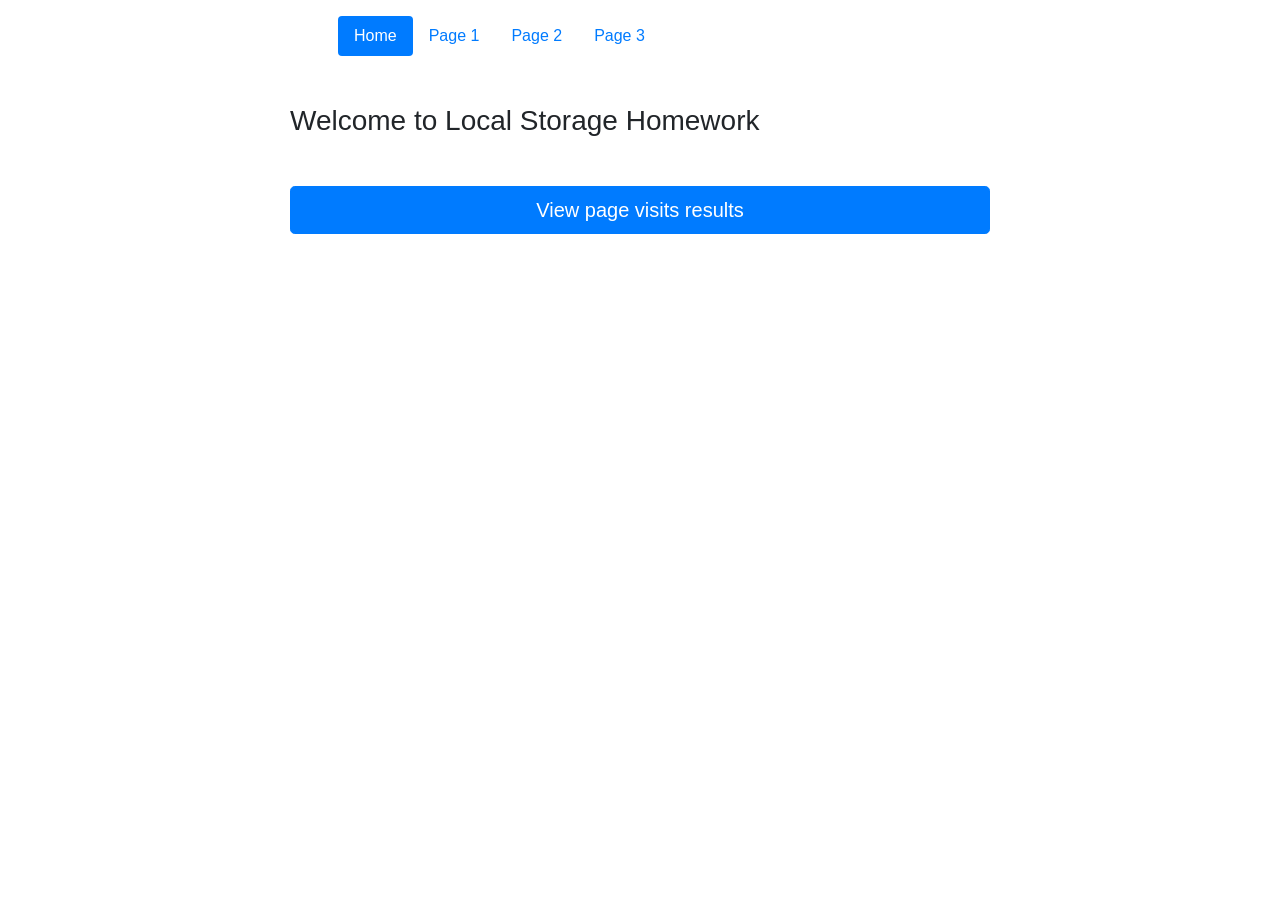
<file: FL16_HW11/FL16_HW11/homework/index.html>
<!DOCTYPE html>
<html lang="en">

<head>
  <meta charset="UTF-8">
  <meta name="viewport" content="width=device-width, initial-scale=1.0">
  <meta http-equiv="X-UA-Compatible" content="ie=edge">
  <link href="https://fonts.googleapis.com/css?family=Hind:400,600%7CSource+Sans+Pro:400,600,700%7CFresca"
        rel="stylesheet"/>

  <link rel="stylesheet" type="text/css" href="css/main.css">
  <link rel="stylesheet" href="https://cdn.jsdelivr.net/npm/bootstrap@4.5.3/dist/css/bootstrap.min.css"
        integrity="sha384-TX8t27EcRE3e/ihU7zmQxVncDAy5uIKz4rEkgIXeMed4M0jlfIDPvg6uqKI2xXr2" crossorigin="anonymous">
  <script src="https://code.jquery.com/jquery-3.5.1.slim.min.js"
          integrity="sha384-DfXdz2htPH0lsSSs5nCTpuj/zy4C+OGpamoFVy38MVBnE+IbbVYUew+OrCXaRkfj"
          crossorigin="anonymous"></script>
  <script src="https://cdn.jsdelivr.net/npm/bootstrap@4.5.3/dist/js/bootstrap.bundle.min.js"
          integrity="sha384-ho+j7jyWK8fNQe+A12Hb8AhRq26LrZ/JpcUGGOn+Y7RsweNrtN/tE3MoK7ZeZDyx"
          crossorigin="anonymous"></script>

  <script src="js/index.js"></script>

  <title>Homework 12</title>
</head>

<body>
  <div class="container">
    <div class="mx-auto" id="content">
      <ul class="nav nav-pills mt-3 mb-5 ml-5">
        <li class="nav-item">
          <a class="nav-link active" href="#">Home</a>
        </li>
        <li class="nav-item">
          <a class="nav-link" onclick="visitLink('Page1')" href="page_1.html">Page 1</a>
        </li>
        <li class="nav-item">
          <a class="nav-link" onclick="visitLink('Page2')" href="page_2.html">Page 2</a>
        </li>
        <li class="nav-item">
          <a class="nav-link" onclick="visitLink('Page3')" href="page_3.html">Page 3</a>
        </li>
      </ul>
      <h3 class="mb-5">Welcome to Local Storage Homework</h3>
      <button type="button" onclick="viewResults()" class="btn btn-primary btn-lg btn-block mb-5">View page visits results</button>
    </div>

  </div>
</body>

</html>
</file>
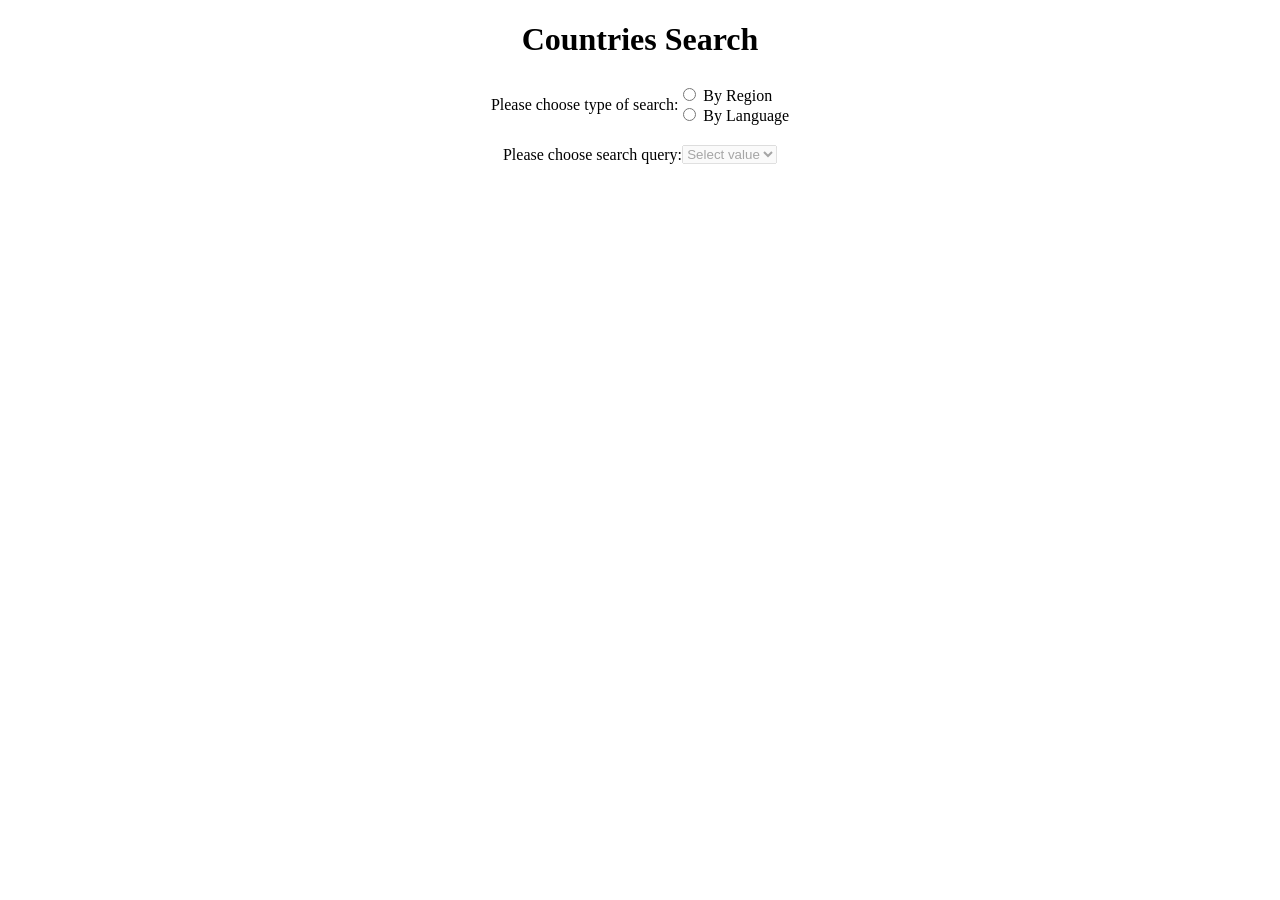
<file: FL16_HW13/FL16_HW13/homework/index.html>
<!DOCTYPE html>
<html lang="en">
<head>
  <meta charset="UTF-8"/>
  <meta name="viewport" content="width=device-width, initial-scale=1.0"/>
  <link rel="stylesheet" href="./styles.css"/>
  <script src="./external-service.js"></script>
  <title>FE Lab 16</title>
</head>
<body>
<div id="app-root"></div>
<script src="./app.js"></script>
</body>
</html>
</file>
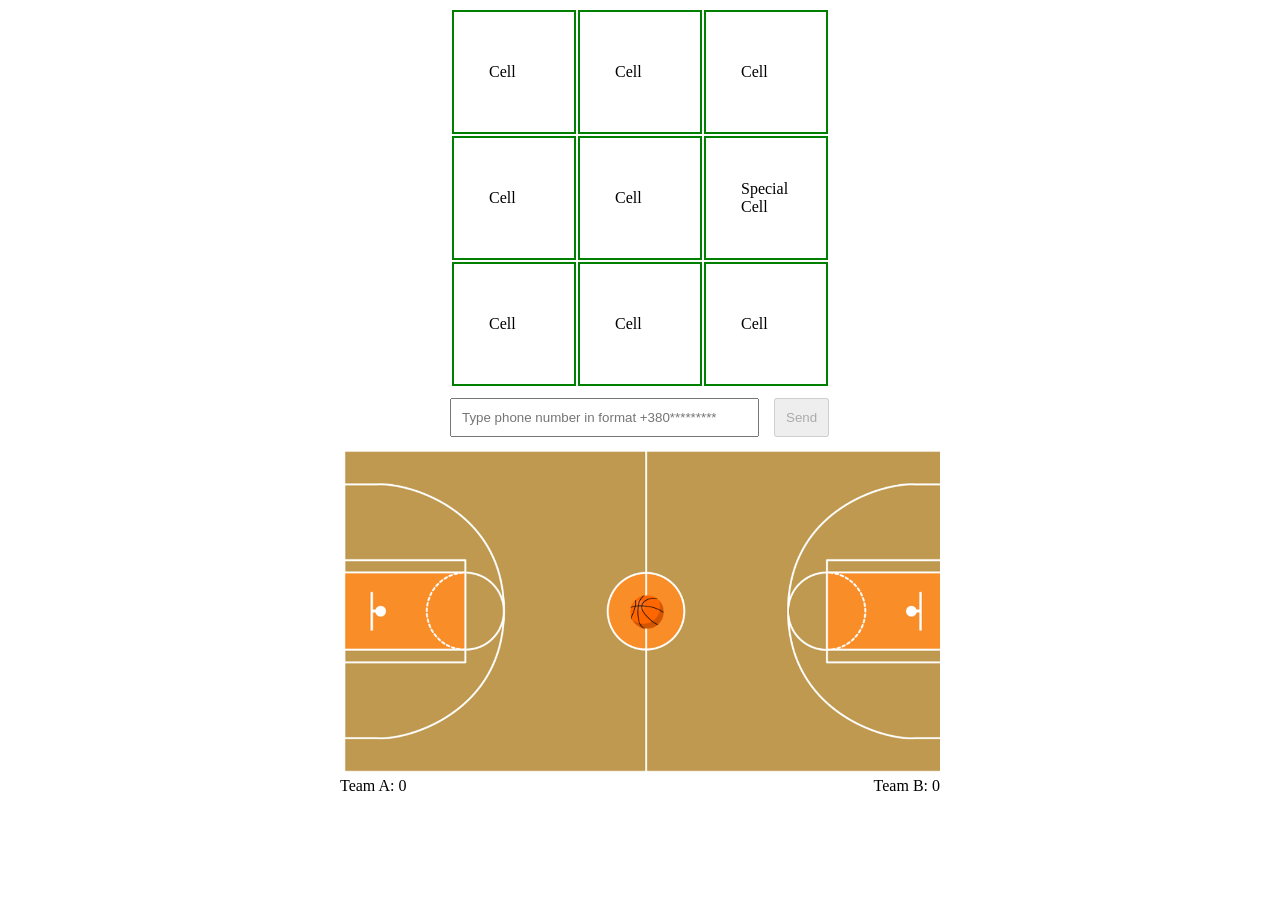
<file: FL16_HW14/FL16_HW14/homework/index.html>
<!DOCTYPE html>
<html lang="en">

<head>
  <meta charset="UTF-8">
  <title>Homework 14 - JS DOM Events</title>
  <link rel="stylesheet" href="styles.css">
</head>

<body>
<div id="task1">
  <!-- TEMPLATE FOR TASK 1 GOES HERE -->
  <table class="table">
    <tbody class="table-body">
    <tr class="table-row">
      <td>Cell</td>
      <td>Cell</td>
      <td>Cell</td>
    </tr>
    <tr class="table-row">
      <td>Cell</td>
      <td>Cell</td>
      <td class="special">Special Cell</td>
    </tr>
    <tr class="table-row">
      <td>Cell</td>
      <td>Cell</td>
      <td>Cell</td>
    </tr>
    </tbody>
  </table>
</div>

<div id="task2">
  <!-- TEMPLATE FOR TASK 2 GOES HERE -->
<div class="wrong hide">
  <p class="wrong-message">Type number does not follow format +380*********</p>
</div>
  <div class="success hide">
    <p class="success-message"> Data was successfully sent</p>
  </div>
  <form>
    <input class="input" type="text" placeholder="Type phone number in format +380*********">
    <button class="sendBtn" disabled>Send</button>
  </form>
</div>

<div id="task3">
  <!-- TEMPLATE FOR TASK 3 GOES HERE -->
  <div class="court">
    <div class="ball"></div>
    <div class="court-goal court-goal-a"></div>
    <div class="court-goal court-goal-b"></div>
  </div>
  <div class="score">
    <div class="team-a">
      <p id="team-a">Team A: 0</p>
    </div>
    <div class="team-b">
      <p id="team-b">Team B: 0</p>
    </div>
  </div>
<div class="goal">
  <p class="goal-message"></p>
</div>
</div>

<script src="./index.js"></script>
</body>

</html>
</file>
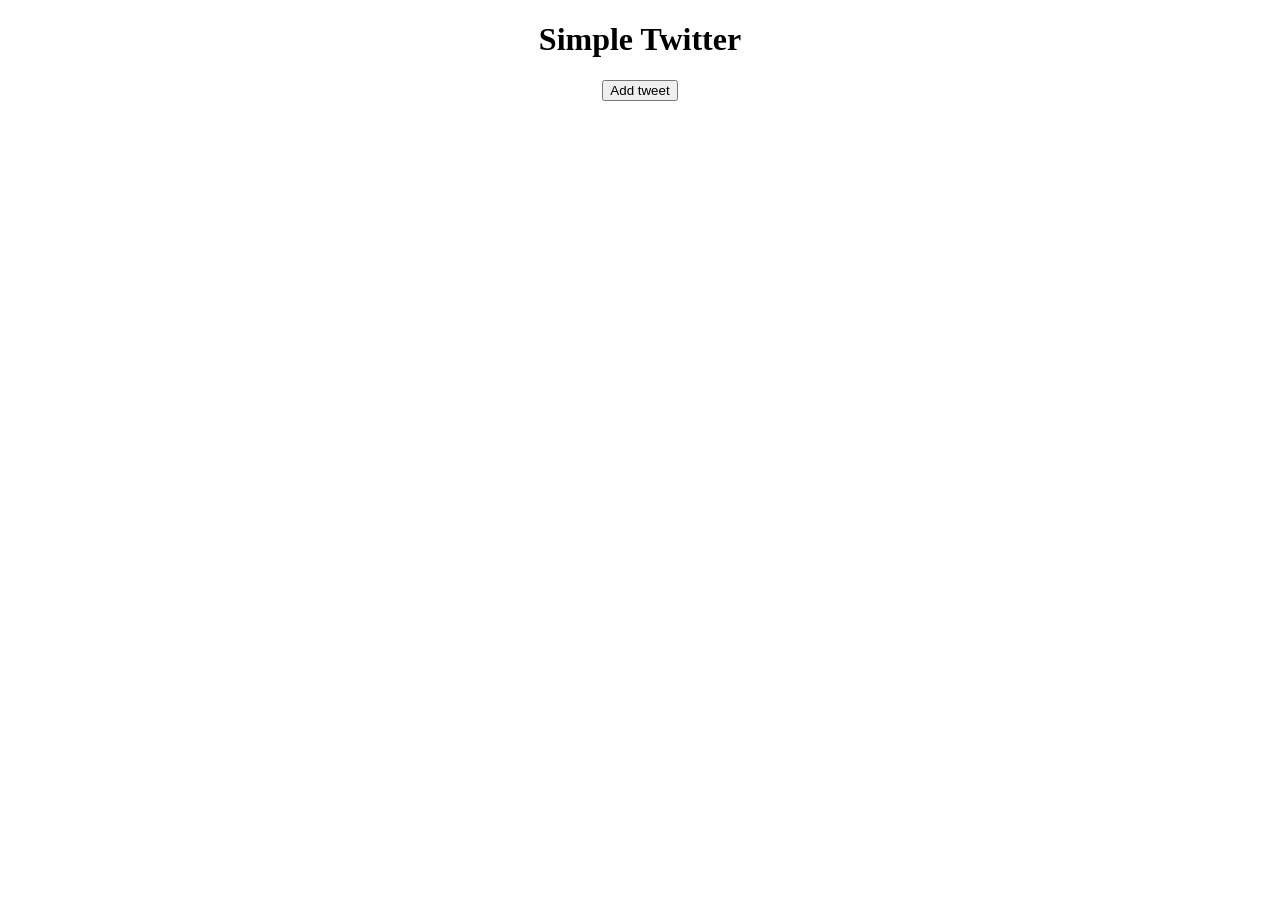
<file: FL16_HW15/FL16_HW15/homework/index.html>
<!DOCTYPE html>
<html lang="en">
<head>
  <meta charset="UTF-8">
  <title>Homework 15 - BOM</title>
  <link rel="stylesheet" href="styles.css">
</head>
<body>
	<div id="root">
		<div id="alertMessage" class="hidden"><span id="alertMessageText"></span></div>
		<div id="tweetItems" class="listPage">
			<h1>Simple Twitter</h1>
			<div id="navigationButtons">
				<button class="addTweet">Add tweet</button>
			</div>
			<ul id="list"></ul>
		</div>
		<div id="modifyItem" class="hidden">
			<h1 id="modifyItemHeader">Edit tweet</h1>
			<textarea id="modifyItemInput"></textarea>
			<div class="formButtons">
				<button id="cancelModification">Cancel</button>
				<button id="saveModifiedItem">Save Changes</button>
			</div>
		</div>
	</div>
	<script src="./app.js"></script>
</body>
</html>
</file>
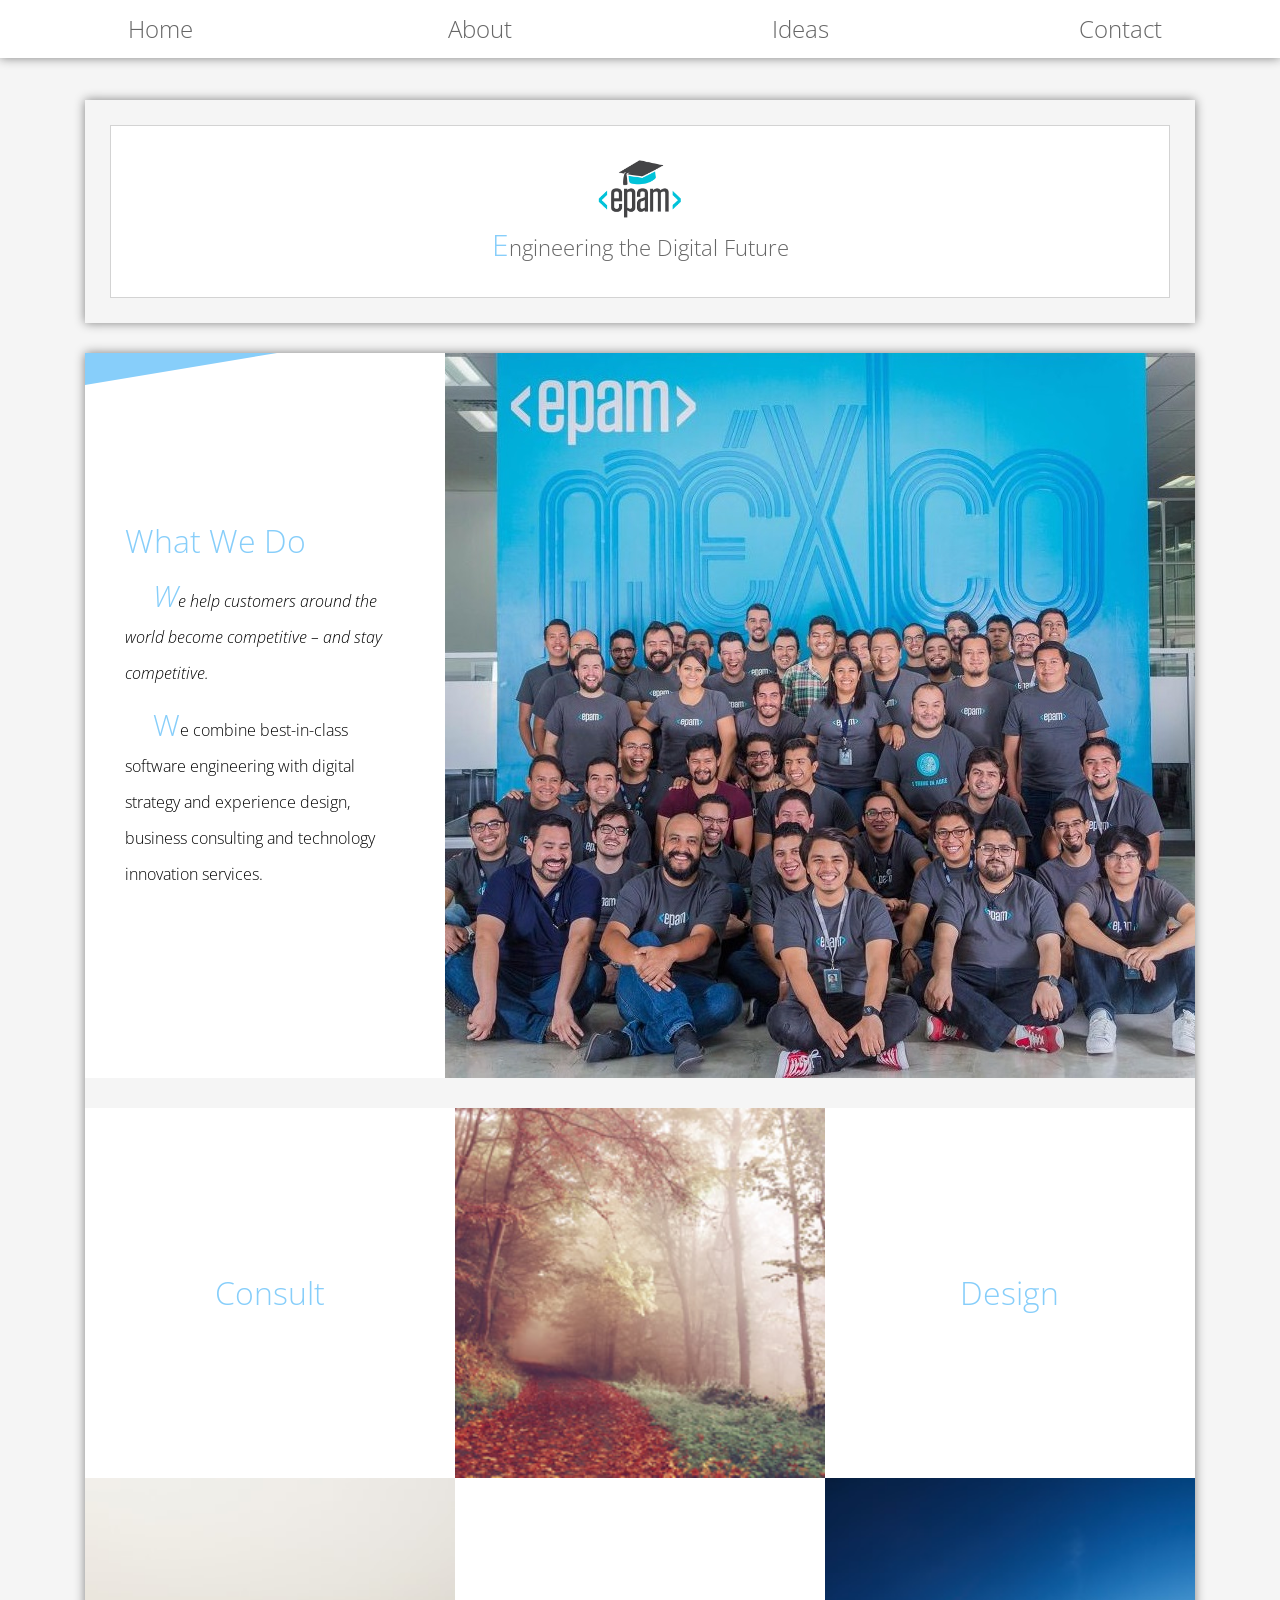
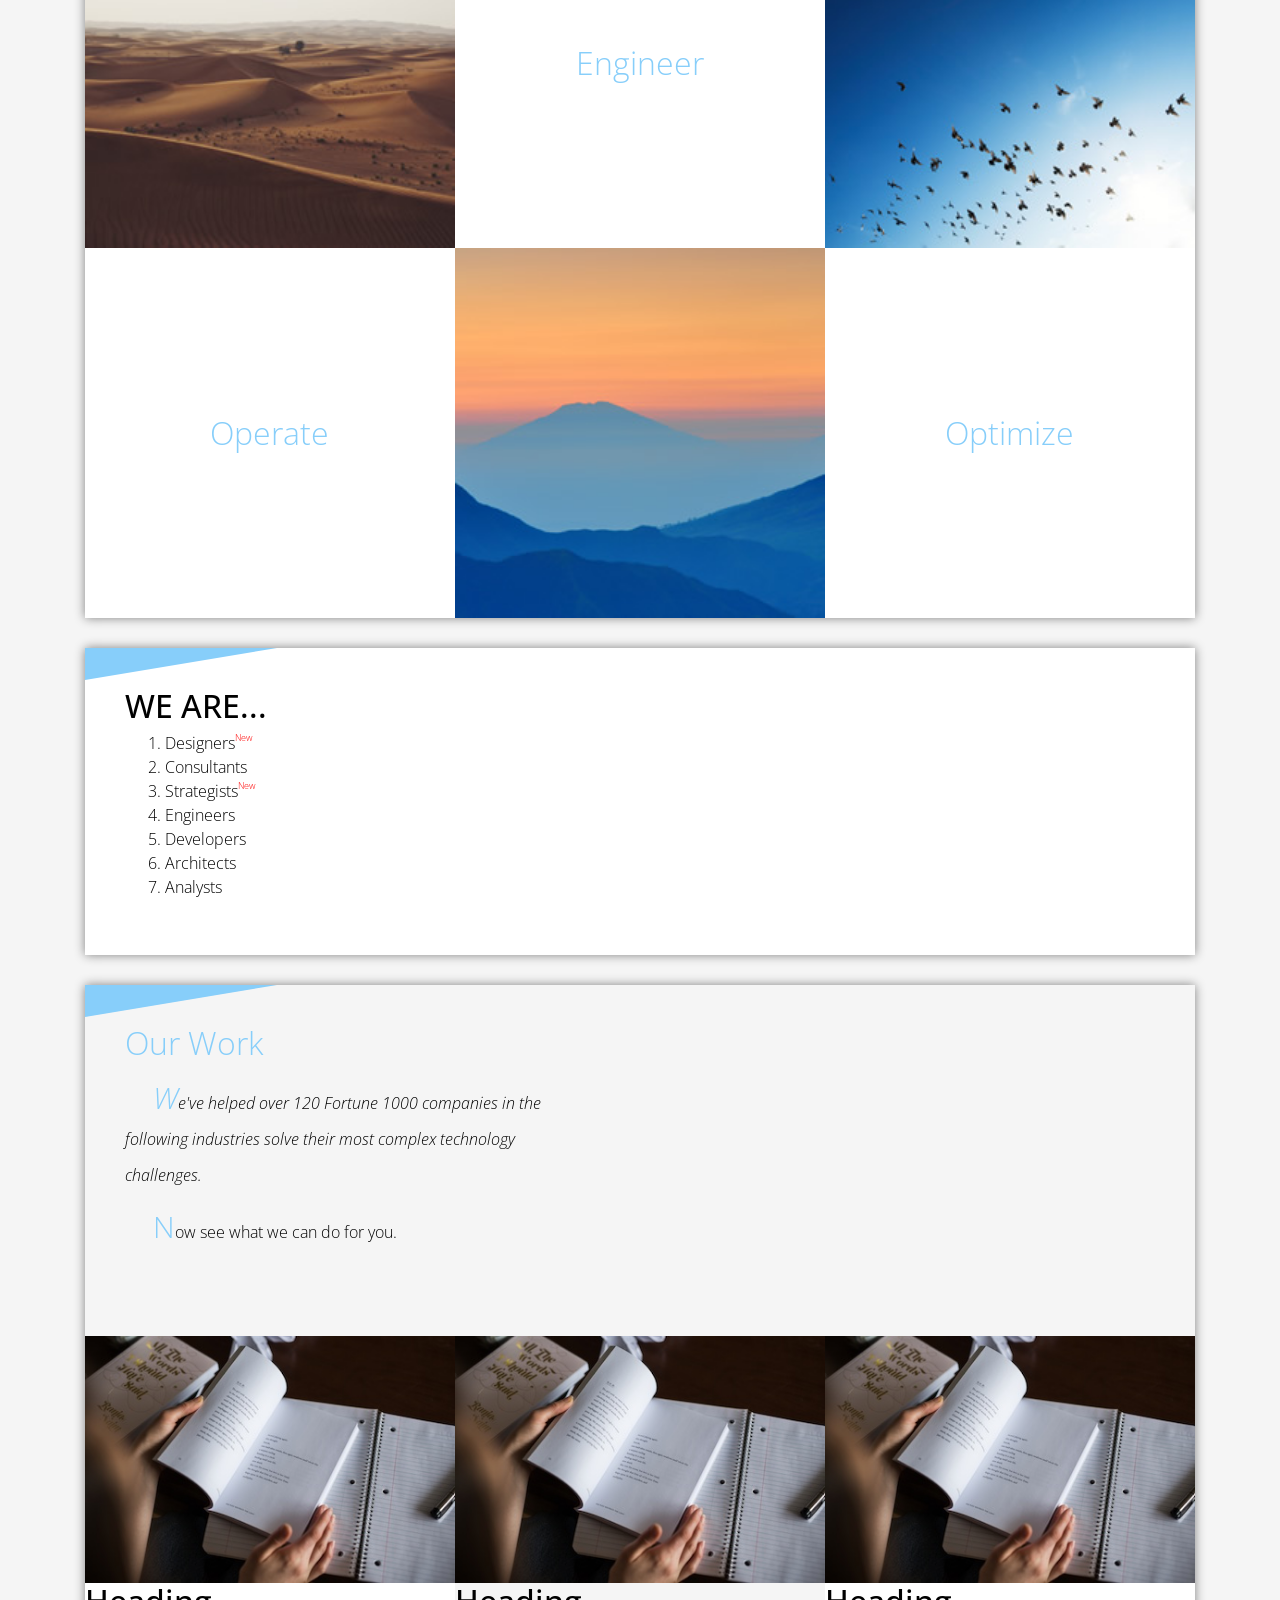
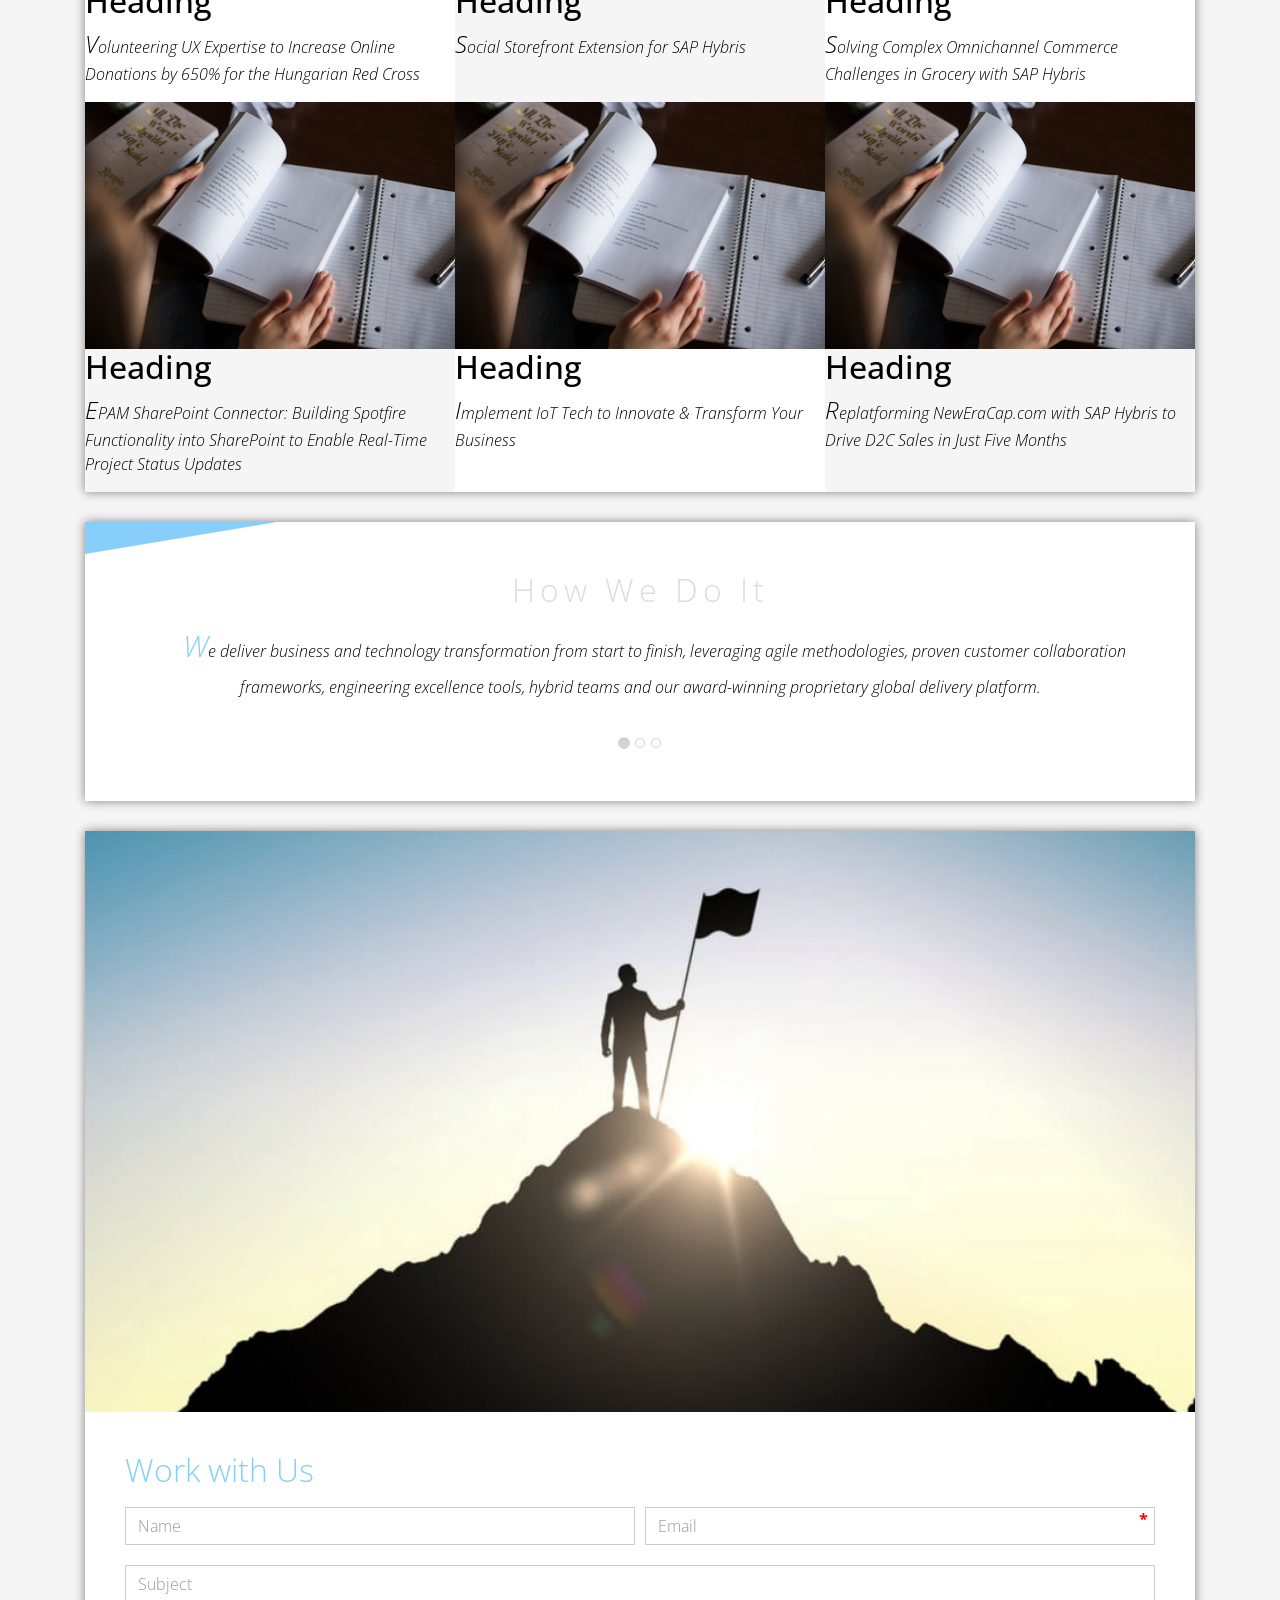
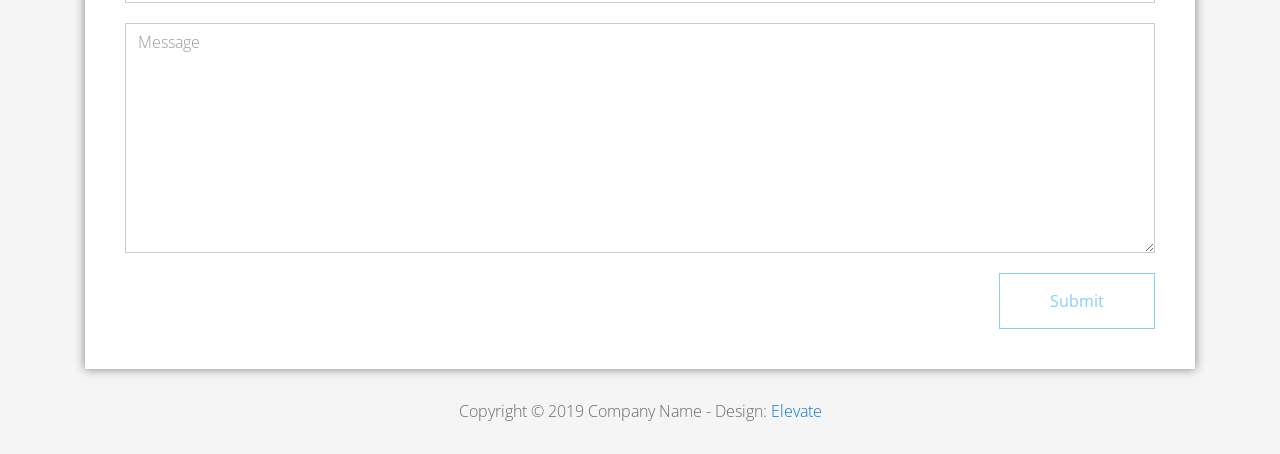
<file: FL16_HW2/FL16_HW2/homework/index.html>
<!DOCTYPE html>
<html lang="en">
<head>
  <meta charset="utf-8">
  <meta http-equiv="X-UA-Compatible" content="IE=edge">
  <meta name="viewport" content="width=device-width, initial-scale=1">

  <title>CSS Basics HW</title>



  <!-- load stylesheets -->
  <link rel="stylesheet" href="http://fonts.googleapis.com/css?family=Open+Sans:300,400">
  <!-- Google web font "Open Sans" -->
  <link rel="stylesheet" href="css/bootstrap.min.css">
  <!-- Bootstrap style -->
  <link rel="stylesheet" href="css/general.css">
  <link rel="stylesheet" href="css/style.css">
  <!-- Templatemo style -->
</head>

<body>
<div class="container">

  <div class="tm-sidebar">
    <nav class="tm-main-nav">
      <ul>
        <li class="tm-nav-item"><a href="#home" class="tm-nav-item-link">Home</a></li>
        <li class="tm-nav-item"><a href="#about" class="tm-nav-item-link">About</a></li>
        <li class="tm-nav-item"><a href="#ideas" class="tm-nav-item-link">Ideas</a></li>
        <li class="tm-nav-item"><a href="#contact" class="tm-nav-item-link">Contact</a></li>
      </ul>
    </nav>
  </div>

  <div class="tm-main-content">

    <div id="home" class="tm-content-box tm-content-header margin-b-10">
      <div class="tm-banner">
        <div class="tm-banner-inner">
          <img src="img/epam_logo.png" width="100" alt="">
          <p class="tm-banner-text">Engineering the Digital Future</p>
        </div>
      </div>
    </div>

    <section>
      <div class="tm-content-box flex-2-col">

        <div class="padding-medium flex-item tm-team-description-container flex-item">
          <h2 class="tm-section-title">What We Do</h2>
          <p class="tm-section-description">We help customers around the world become competitive – and stay competitive.</p>
          <p class="tm-section-description"> We combine best-in-class software engineering with digital strategy and experience design, business consulting and technology innovation services.</p>
        </div>
        <div class="flex-item">
          <img src="img/epam-mexico.jpg" alt="epam-mexico">
        </div>

      </div>

      <div id="about" class="tm-content-box">

        <ul class="boxes gallery-container">
          <li class="box box-bg">
            <h2 class="tm-section-title tm-section-title-box tm-box-bg-title">Consult</h2>
          </li>
          <li class="box">
            <a href="img/idea-large-01.jpg">
              <img src="img/idea-01.jpg" alt="Image" class="img-fluid thumbnail box-img">
            </a>
          </li>
          <li class="box box-bg">
            <h2 class="tm-section-title tm-section-title-box tm-box-bg-title">Design</h2>
          </li>
          <li class="box">
            <a href="img/idea-large-02.jpg">
              <img src="img/idea-02.jpg" alt="Image" class="img-fluid thumbnail box-img">
            </a>
          </li>
          <li class="box box-bg">
            <h2 class="tm-section-title tm-section-title-box tm-box-bg-title">Engineer</h2>
          </li>
          <li class="box">
            <a href="img/idea-large-03.jpg">
              <img src="img/idea-03.jpg" alt="Image" class="img-fluid thumbnail box-img">
            </a>
          </li>
          <li class="box box-bg">
            <h2 class="tm-section-title tm-section-title-box tm-box-bg-title">Operate</h2>
          </li>
          <li class="box">
            <a href="img/idea-large-04.jpg">
              <img src="img/idea-04.jpg" alt="Image" class="img-fluid thumbnail box-img">
            </a>
          </li>
          <li class="box box-bg">
            <h2 class="tm-section-title tm-section-title-box tm-box-bg-title">Optimize</h2>
          </li>
        </ul>

      </div>

    </section>

    <!-- slider -->
    <section class="heading tm-content-box">
      <div class="padding-medium">
        <h2> WE ARE...</h2>
        <ol>
          <li><a href="index.html" class="text">Designers</a></li>
          <li><a href="index.html">Consultants</a></li>
          <li><a href="#" class="text">Strategists</a></li>
          <li><a href="#">Engineers</a></li>
          <li><a href="#">Developers</a></li>
          <li><a href="#">Architects</a></li>
          <li><a href="#">Analysts</a></li>
        </ol>
      </div>
    </section>

    <section class="blocks">
      <div class="padding-medium flex-item tm-team-description-container">
        <h2 class="tm-section-title">Our Work</h2>
        <p class="tm-section-description">We've helped over 120 Fortune 1000 companies in the following industries solve their most complex technology challenges. </p>
        <p class="tm-section-description"> Now see what we can do for you.</p>
      </div>
      <div class="tm-content-box flex-2-col">
      </div>
      <div  class="tm-content-box">
        <ul class="boxes gallery-container">
          <li class="box box-work">
            <img src="img/study.jpeg" alt="Image" class="img-fluid">
            <div>
              <h2>Heading</h2>
              <p>Volunteering UX Expertise to Increase Online Donations by 650% for the Hungarian Red Cross</p>
            </div>
          </li>
          <li class="box box-work">
            <img src="img/study.jpeg" alt="Image" class="img-fluid">
            <div>
              <h2>Heading</h2>
              <p>Social Storefront Extension for SAP Hybris</p>
            </div>
          </li>
          <li class="box box-work">
            <img src="img/study.jpeg" alt="Image" class="img-fluid">
            <div>
              <h2>Heading</h2>
              <p>Solving Complex Omnichannel Commerce Challenges in Grocery with SAP Hybris</p>
            </div>
          </li>
          <li class="box box-work">
            <img src="img/study.jpeg" alt="Image" class="img-fluid">
            <div>
              <h2>Heading</h2>
              <p>EPAM SharePoint Connector: Building Spotfire Functionality into SharePoint to Enable Real-Time Project Status Updates</p>
            </div>
          </li>
          <li class="box box-work">
            <img src="img/study.jpeg" alt="Image" class="img-fluid">
            <div>
              <h2>Heading</h2>
              <p>Implement IoT Tech to Innovate &amp; Transform Your Business</p>
            </div>
          </li>
          <li class="box box-work">
            <img src="img/study.jpeg" alt="Image" class="img-fluid">
            <div>
              <h2>Heading</h2>
              <p>Replatforming NewEraCap.com with SAP Hybris to Drive D2C Sales in Just Five Months</p>
            </div>
          </li>
        </ul>

      </div>
    </section>

    <section id="ideas">
      <div id="tmCarousel" class="carousel slide tm-content-box" data-ride="carousel">

        <ol class="carousel-indicators">
          <li data-target="#tmCarousel" data-slide-to="0" class="active"></li>
          <li data-target="#tmCarousel" data-slide-to="1" class=""></li>
          <li data-target="#tmCarousel" data-slide-to="2" class=""></li>
        </ol>

        <div class="carousel-inner" role="listbox">

          <div class="carousel-item active">
            <div class="carousel-content">
              <div class="flex-item">
                <h2 class="tm-section-title">How We Do It</h2>
                <p class="tm-section-description carousel-description">We deliver business and technology transformation from start to finish, leveraging agile methodologies, proven customer collaboration frameworks, engineering excellence tools, hybrid teams and our award-winning proprietary global delivery platform.</p>
              </div>
            </div>
          </div>

          <div class="carousel-item">
            <div class="carousel-content">
              <div class="flex-item">
                <h2 class="tm-section-title">Our Clients</h2>
                <p class="tm-section-description carousel-description">Lorem ipsum dolor sit amet,
                  consectetur adipiscing elit. Quisque vel nisi pharetra nibh varius pharetra ac
                  sagittis nisi. Etiam pharetra vestibulum hendrerit. Pellentesque interdum metus
                  sed massa rutrum.</p>
              </div>
            </div>
          </div>

          <div class="carousel-item">
            <div class="carousel-content">
              <div class="flex-item">
                <h2 class="tm-section-title">Our Projects</h2>
                <p class="tm-section-description carousel-description">Donec ex libero, fringilla
                  vitae purus sit amet, rhoncus pharetra lorem. Pellentesque id sem id lacus
                  ultricies vehicula. Aliquam rutrum mi non. Pellentesque interdum metus sed massa
                  rutrum.</p>
              </div>
            </div>
          </div>

        </div>

      </div>
    </section>

    <section class="tm-content-box">
      <img src="img/contact-us.jpg" alt="Contact image" class="img-fluid img-contact-us">

      <div id="contact" class="padding-medium">
        <h2 class="tm-section-title">Work with Us</h2>
        <form action="#contact" method="get" class="contact-form">

          <div class="form-group col-xs-12 col-sm-12 col-md-6 col-lg-6 form-group-2-col-left">
            <input type="text" id="contact_name" name="contact_name" class="form-control"
                   placeholder="Name" required/>
          </div>
          <div class="form-group col-xs-12 col-sm-12 col-md-6 col-lg-6 form-group-2-col-right mandatory-field">
            <input type="email" id="contact_email" name="contact_email" class="form-control"
                   placeholder="Email" required/>
          </div>
          <div class="form-group">
            <input type="text" id="contact_subject" name="contact_subject" class="form-control"
                   placeholder="Subject" required/>
          </div>
          <div class="form-group">
            <textarea id="contact_message" name="contact_message" class="form-control" rows="9"
                      placeholder="Message" required></textarea>
          </div>

          <button type="submit" class="btn btn-primary submit-btn">Submit</button>

        </form>
      </div>
    </section>

    <footer class="tm-footer">
      <p class="text-xs-center">Copyright &copy; 2019 Company Name

        - Design: <a rel="nofollow" href="http://www.templatemo.com/tm-481-elevate"
                     target="_parent">Elevate</a></p>
    </footer>

  </div>

</div>

</body>
</html>
</file>
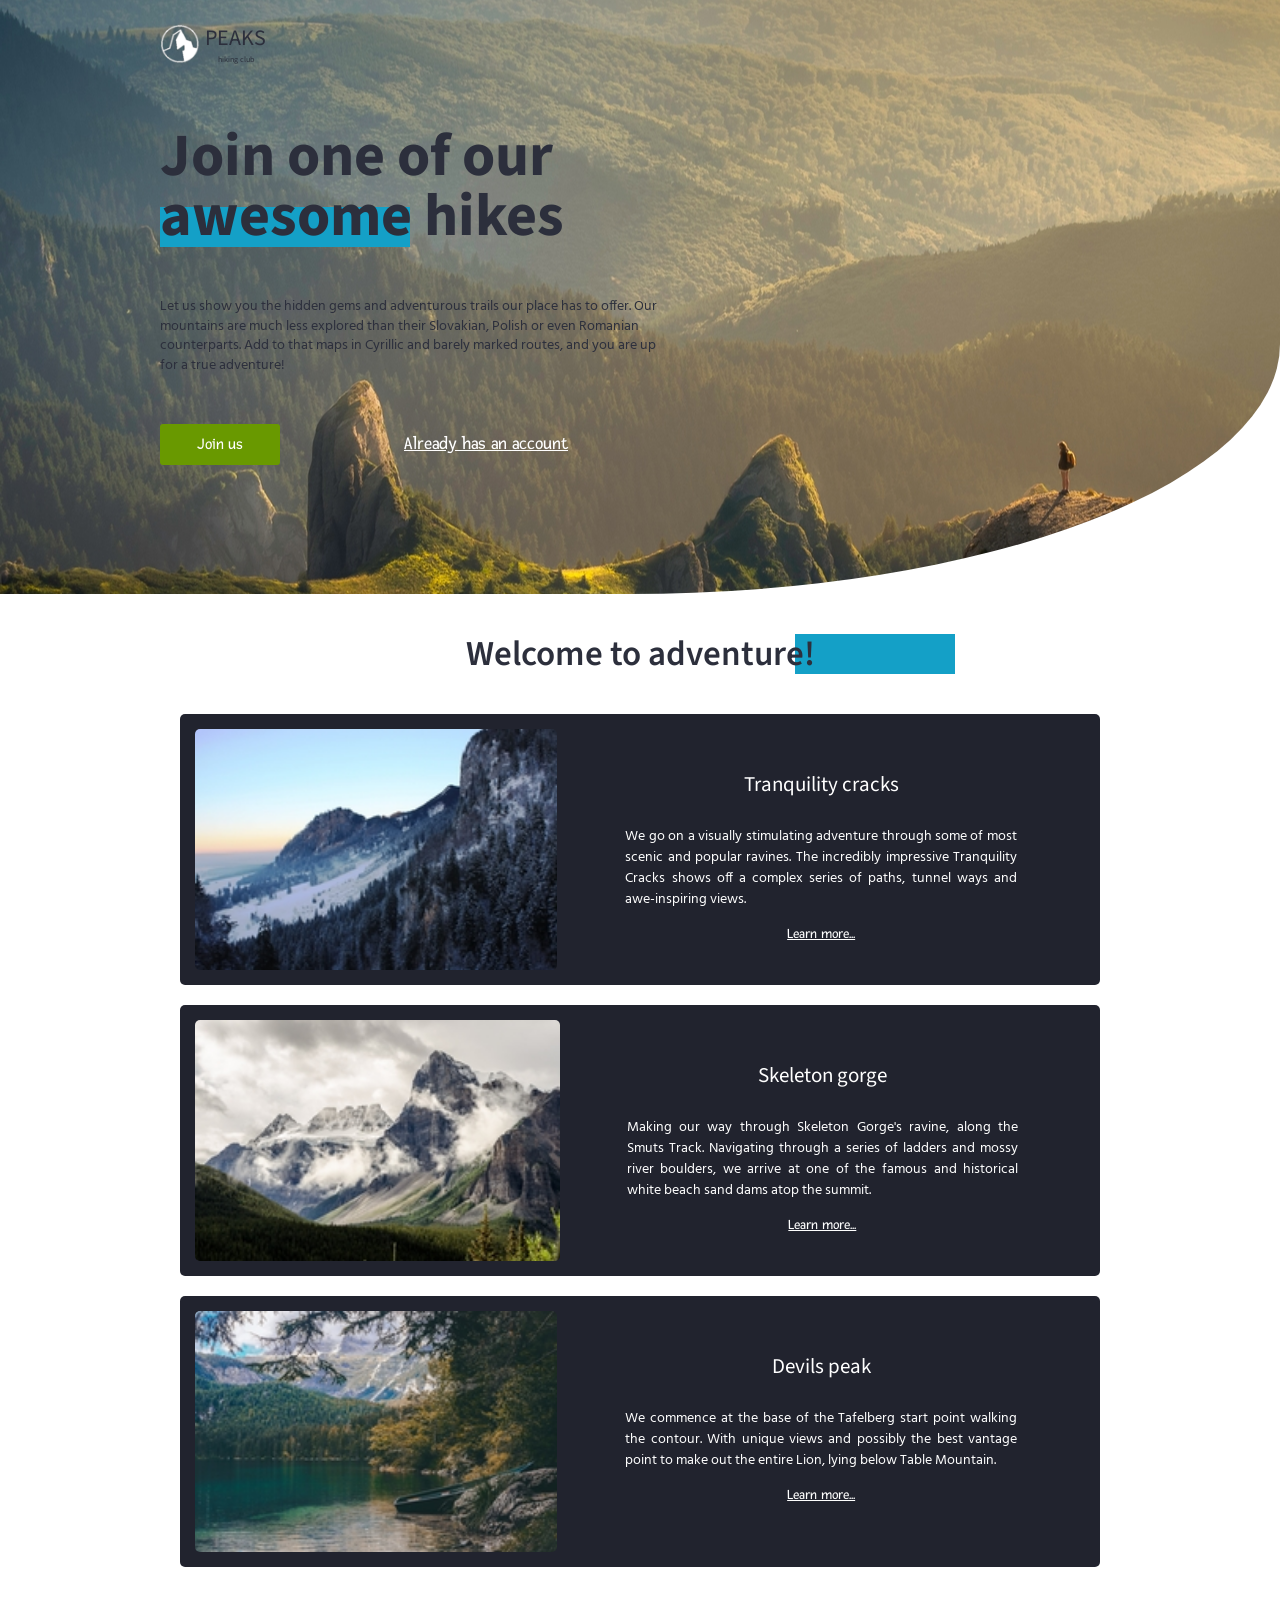
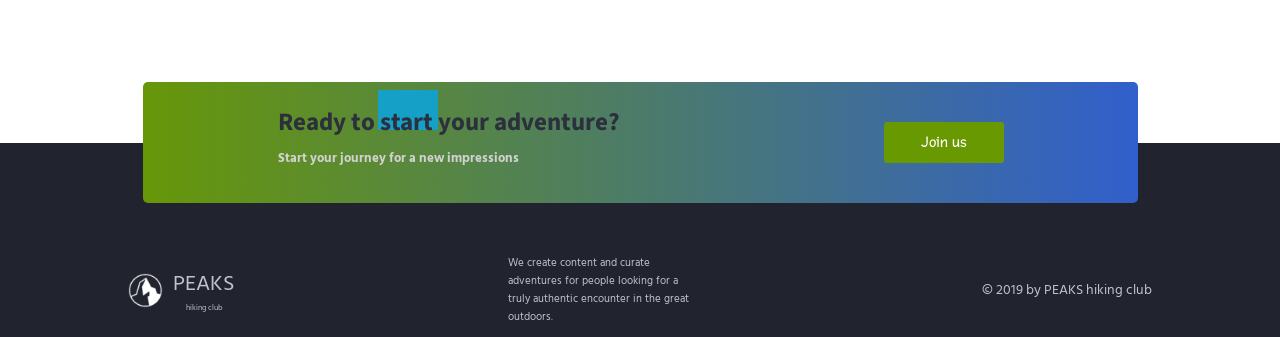
<file: FL16_HW3/FL16_HW3/homework/index.html>
<!DOCTYPE html>
<html lang="en">

<head>
    <meta charset="UTF-8">
    <meta name="viewport" content="width=device-width, initial-scale=1.0">
    <meta http-equiv="X-UA-Compatible" content="ie=edge">
    <link href="https://fonts.googleapis.com/css?family=Hind:400,600%7CSource+Sans+Pro:400,600,700%7CFresca"
          rel="stylesheet"/>

    <!-- Styles should be switched here: -->
    
    <link rel="stylesheet" type="text/css" href="css/style1.css">
    <!--     <link rel="stylesheet" type="text/css" href="css/style2.css">-->

    <title>PEAKS hiking club</title>
</head>

<body>
<header class="header">
    <div class="header-wrap">
        <div class="landing-logo">
            <img src="img/m-logo.png" alt="logo"/>
            <p>PEAKS<span>hiking club</span></p>
        </div>
        <p class="header_heading">
            Join one of our awesome hikes
        </p>
        <p class="header_text">
            Let us show you the hidden gems and adventurous trails our place has to offer.
            Our mountains are much less explored than their Slovakian,
            Polish or even Romanian counterparts. Add to that maps in Cyrillic and barely marked routes,
            and you are up for a true adventure!
        </p>
        <div>
            <button class="header_button">Join us</button>
            <a href="#" class="login">Already has an account</a>
        </div>
    </div>
</header>
<main class="section">
    <p class="section_text">
        Welcome to adventure!
    </p>
    <div class="section_card_wrap">
        <div class="section_card">
            <img class="section_card_img"
                 src="img/m-1.jpg"
                 alt="experts"/>
            <div class="section_card_right_container">
                <p class="section_card_heading">
                    Tranquility cracks
                </p>
                <p class="section_card_text">
                    We go on a visually stimulating adventure through some of most scenic and popular ravines.
                    The incredibly impressive Tranquility Cracks shows off a complex series of paths, tunnel ways and
                    awe-inspiring views.
                </p>
                <a href="#" class="section_link">Learn more...</a>
            </div>
        </div>
        <div class="section_card">
            <img class="section_card_img"
                 src="img/m-2.jpg"
                 alt="content formats"/>
            <div class="section_card_right_container">
                <p class="section_card_heading">
                    Skeleton gorge
                </p>
                <p class="section_card_text">
                    Making our way through Skeleton Gorge's ravine, along the Smuts Track.
                    Navigating through a series of ladders and mossy river boulders, we arrive at one of the famous and
                    historical white beach sand dams atop the summit.
                </p>
                <a href="#" class="section_link">Learn more...</a>
            </div>
        </div>
        <div class="section_card">
            <img class="section_card_img"
                 src="img/m-3.jpg"
                 alt="certificate"/>
            <div class="section_card_right_container">
                <p class="section_card_heading">
                    Devils peak
                </p>
                <p class="section_card_text">
                    We commence at the base of the Tafelberg start point walking the contour.
                    With unique views and possibly the best vantage point to make out the entire Lion, lying below Table
                    Mountain.
                </p>
                <a href="#" class="section_link">Learn more...</a>
            </div>
        </div>
    </div>
    <div class="section_banner">
        <div class="section_banner_text_wrap">
            <p class="section_banner_heading">
                Ready to start your adventure?
            </p>
            <p class="section_banner_text">
                Start your journey for a new impressions
            </p>
        </div>
        <button class="section_banner_button">Join us</button>
    </div>
</main>
<footer class="footer">
    <div class="footer-wrap">
        <div class="footer_logo landing-logo">
            <img src="img/m-logo.png" alt="logo"/>
            <p>PEAKS<span>hiking club</span></p>
        </div>
        <p class="footer_text">
            We create content and curate adventures for people looking for a truly authentic encounter in the great
            outdoors.
        </p>
        <span class="footer-cr">
          &copy; 2019 by PEAKS hiking club
        </span>
    </div>
</footer>
</body>

</html>
</file>
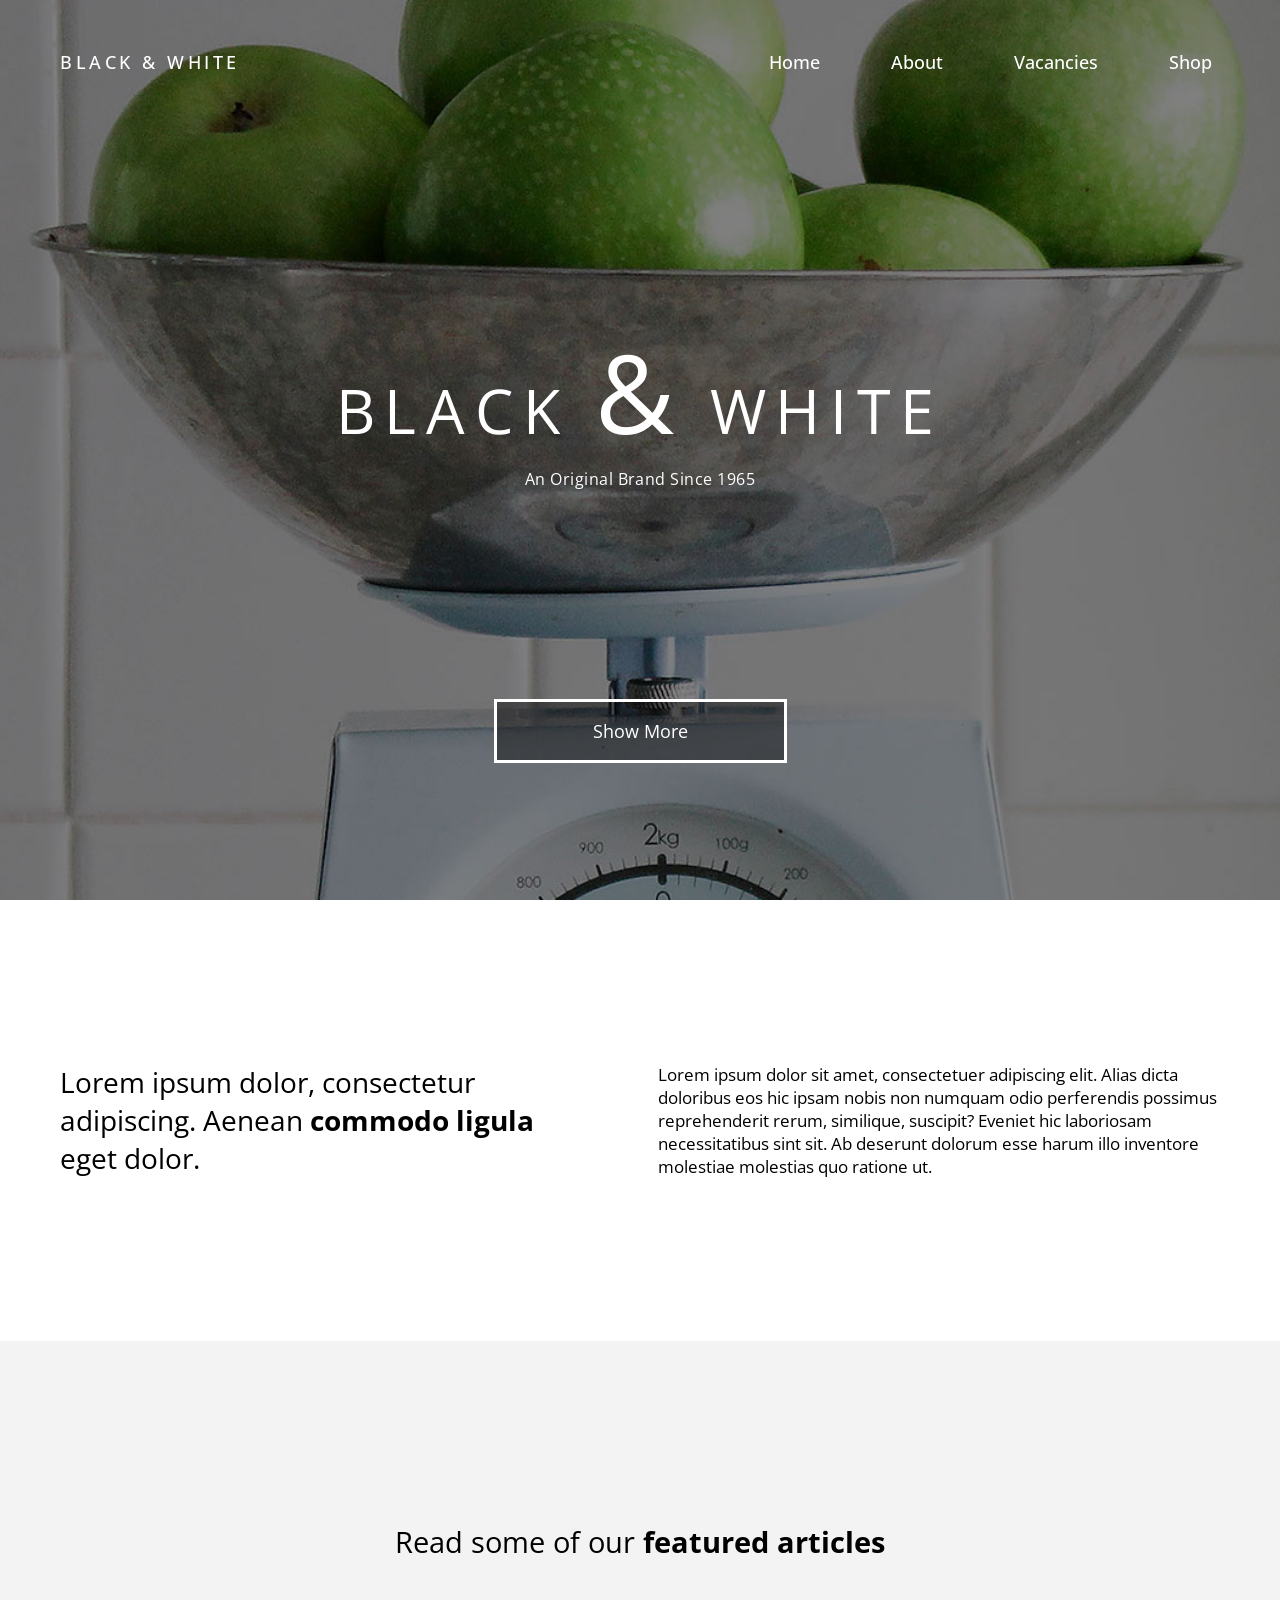
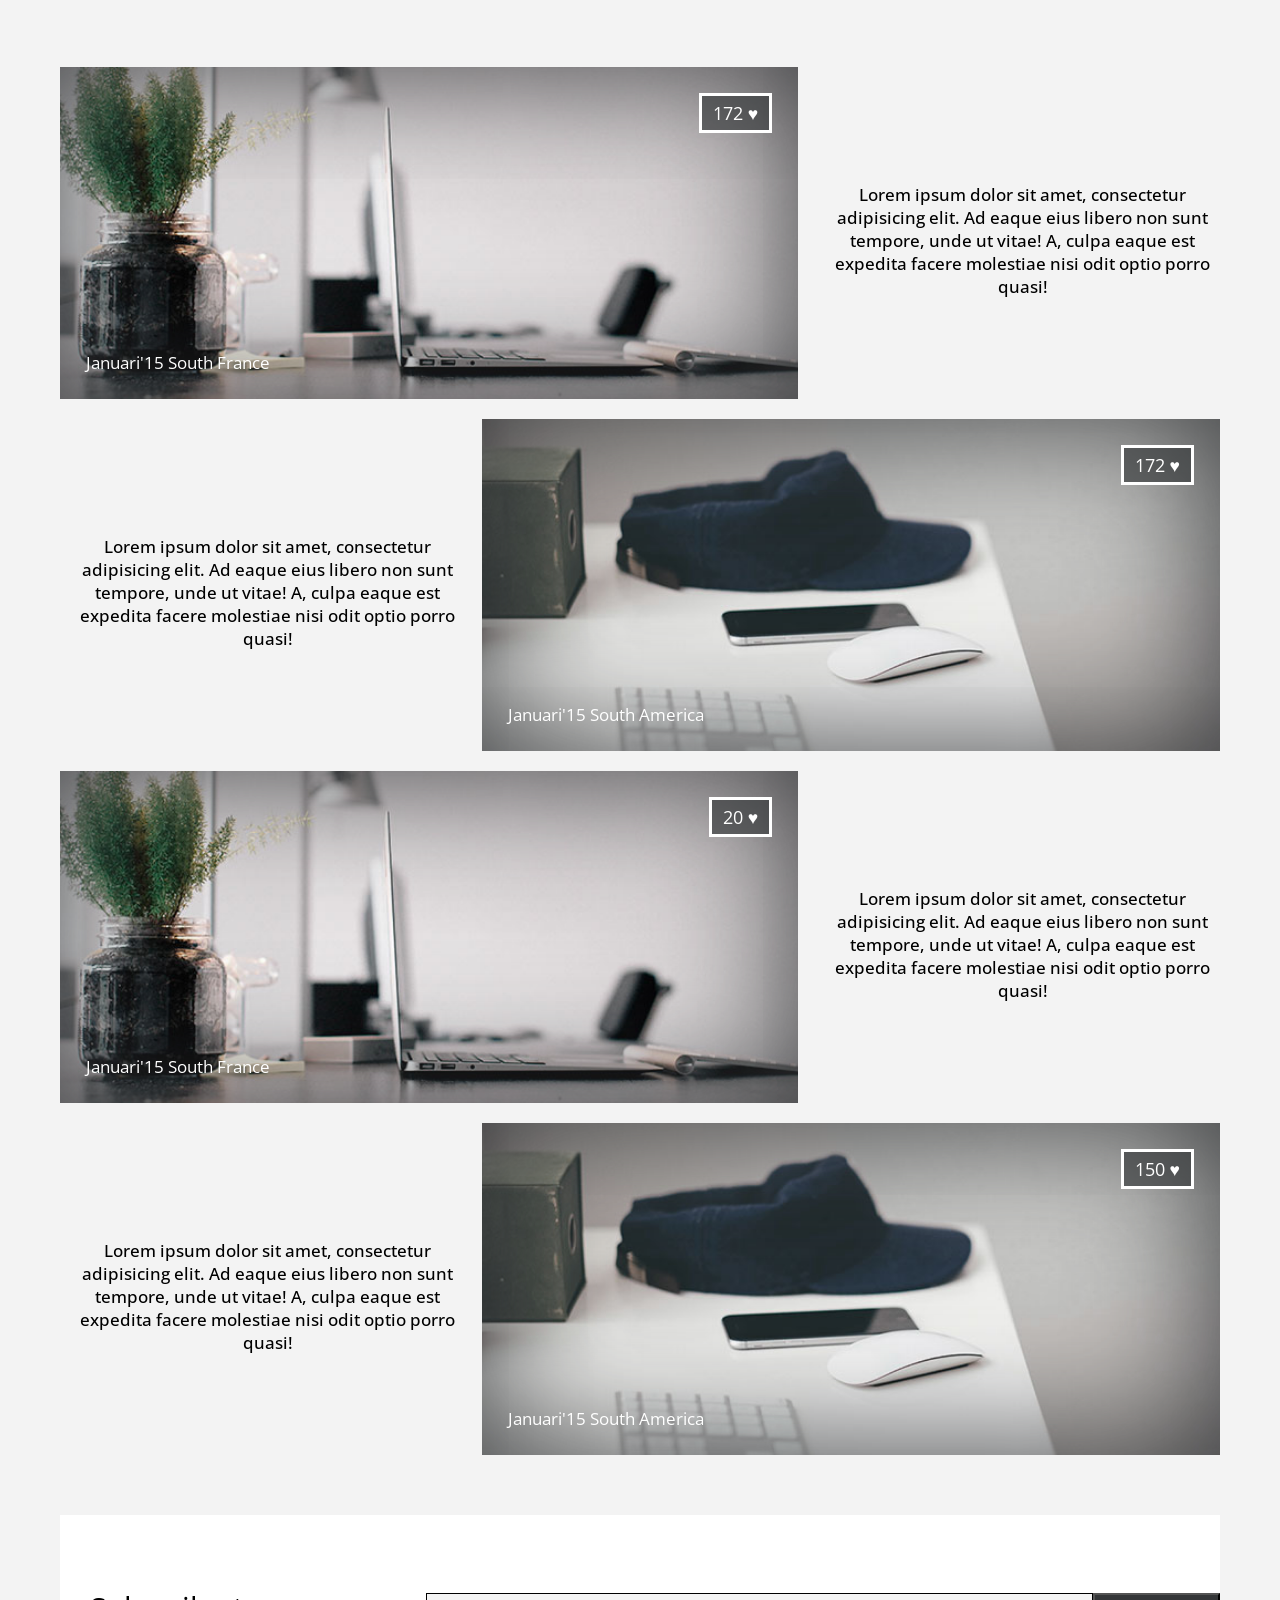
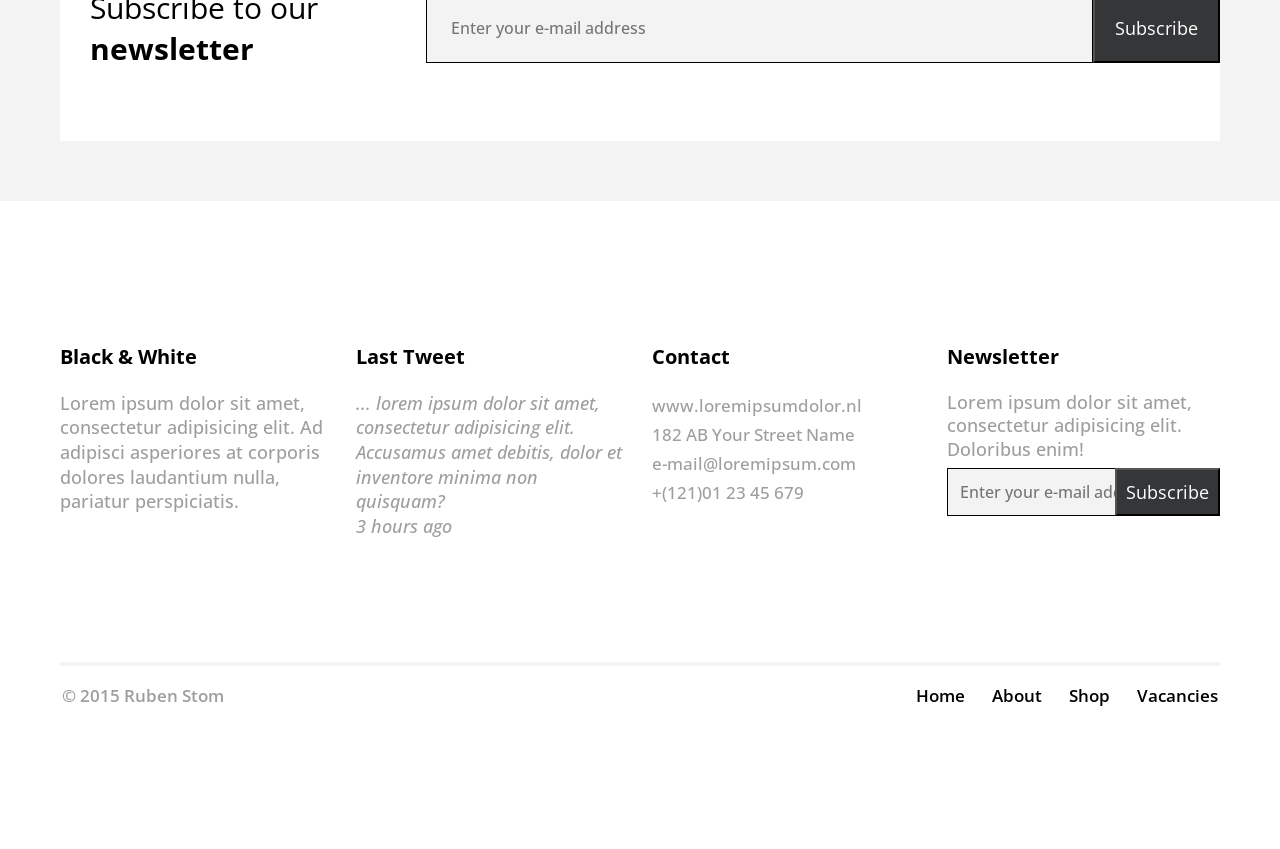
<file: FL16_HW4/FL16_HW4/homework/index.html>
<!DOCTYPE html>
<html lang="en">
<head>
    <meta charset="UTF-8">
    <meta name="viewport" content="width=device-width, initial-scale=1.0">
    <meta http-equiv="X-UA-Compatible" content="ie=edge">
    <title>CSS Layouts</title>
    <link rel="stylesheet" href="css/style.css">
</head>
<body>
<!-- Your code goes here -->
<header class="header">
    <nav class="nav">
        <h4 class="nav-logo">BLACK & WHITE</h4>
        <ul class="naw-link">
            <li class="nav-link-item"><a href="#">Home</a></li>
            <li class="nav-link-item"><a href="#">About</a></li>
            <li class="nav-link-item"><a href="#">Vacancies</a></li>
            <li class="nav-link-item"><a href="#">Shop</a></li>
        </ul>
    </nav>
    <div class="header-logo">
        <h1 class="header-logo-head">BLACK <span>&</span> WHITE</h1>
        <p class="header-logo-text">An Original Brand Since 1965</p>
    </div>
    <div class="header-button">
        <a href="" class="button-link">Show More</a>
    </div>
</header>
<main class="main">
    <section class="main-header">
        <div class="main-header-head">
            <h4>Lorem ipsum dolor, consectetur adipiscing. Aenean <span class="bold">commodo ligula</span>
                eget dolor.</h4></div>
        <div class="main-header-text">
            <p>Lorem ipsum dolor sit amet, consectetuer adipiscing elit. Alias dicta doloribus
                eos hic ipsam nobis non numquam odio perferendis possimus reprehenderit rerum, similique, suscipit?
                Eveniet
                hic laboriosam necessitatibus sint sit. Ab deserunt dolorum esse harum illo inventore molestiae
                molestias
                quo ratione ut.</p>
        </div>
    </section>
    <section class="main-content">
        <div class="main-content-head">
            <h4>Read some of our <span class="bold">featured articles</span></h4>
        </div>
        <div class="main-content-card">
            <div class="card-image">
                <p class="like">172</p>
                <p class="date">Januari'15 <span>South France</span></p>
            </div>
            <div class="card-text">
                <p class="text">Lorem ipsum dolor sit amet, consectetur adipisicing elit. Ad eaque eius libero non sunt
                    tempore, unde ut vitae! A, culpa eaque est expedita facere molestiae nisi odit optio porro
                    quasi!</p>
            </div>
        </div>
        <div class="main-content-card">
            <div class="card-image">
                <p class="like">172</p>
                <p class="date">Januari'15 <span>South America</span></p>
            </div>
            <div class="card-text">
                <p class="text">Lorem ipsum dolor sit amet, consectetur adipisicing elit. Ad eaque eius libero non sunt
                    tempore, unde ut vitae! A, culpa eaque est expedita facere molestiae nisi odit optio porro
                    quasi!</p>
            </div>
        </div>
        <div class="main-content-card">
            <div class="card-image">
                <p class="like">20</p>
                <p class="date">Januari'15 <span>South France</span></p>
            </div>
            <div class="card-text">
                <p class="text">Lorem ipsum dolor sit amet, consectetur adipisicing elit. Ad eaque eius libero non sunt
                    tempore, unde ut vitae! A, culpa eaque est expedita facere molestiae nisi odit optio porro
                    quasi!</p>
            </div>
        </div>
        <div class="main-content-card">
            <div class="card-image">
                <p class="like">150</p>
                <p class="date">Januari'15 <span>South America</span></p>
            </div>
            <div class="card-text">
                <p class="text">Lorem ipsum dolor sit amet, consectetur adipisicing elit. Ad eaque eius libero non sunt
                    tempore, unde ut vitae! A, culpa eaque est expedita facere molestiae nisi odit optio porro
                    quasi!</p>
            </div>
        </div>
    </section>
    <div class="subscribe">
        <div class="form-head">
            <label for="mail">Subscribe to our <span class="bold">newsletter</span></label>
        </div>
        <div class="form-container">
            <form class="form">
                <input type="email" id="mail" placeholder="Enter your e-mail address">
                <button type="submit" class="submit">Subscribe</button>
            </form>

        </div>
    </div>
</main>
<footer>
    <div class="footer-content">
        <section class="logo flex">
            <div class="logo-head">
                <h5>Black & White</h5>
            </div>
            <div class="logo-text">
                <p>Lorem ipsum dolor sit amet, consectetur adipisicing elit. Ad adipisci asperiores at corporis dolores
                    laudantium nulla, pariatur perspiciatis.</p>
            </div>
        </section>
        <section class="tweet flex">
            <div class="tweet-head">
                <h5>Last Tweet</h5>
            </div>
            <div class="tweet-text">
                <p class="tweet-text">... lorem ipsum dolor sit amet, consectetur adipisicing elit. Accusamus amet
                    debitis,
                    dolor et inventore
                    minima non quisquam?
                </p>
                <p class="tweet-time">3 hours ago</p>
            </div>
        </section>
        <section class="contact flex">
            <div class="contact-head">
                <h5>Contact</h5>
            </div>
            <div class="contact-text">
                <p class="site">www.loremipsumdolor.nl</p>
                <p class="address">182 AB Your Street Name</p>
                <p class="email">e-mail@loremipsum.com</p>
                <p class="phone">+(121)01 23 45 679</p>
            </div>
        </section>
        <section class="newsletter flex">
            <div class="newsletter-head">
                <h5>Newsletter</h5>
            </div>
            <div class="newsletter-text">
                <p>Lorem ipsum dolor sit amet, consectetur adipisicing elit. Doloribus enim!</p>
                <form class="footer-form">
                    <label>
                        <input type="email" placeholder="Enter your e-mail address">
                    </label>
                    <button type="submit" class="footer-submit">Subscribe</button>
                </form>
            </div>
        </section>
    </div>
    <div class="footer">
        <hr>
        <div class="footer-container">
            <p class="footer-cr">
                &copy; 2015 Ruben Stom
            </p>
            <ul class="footer-link">
                <li class="footer-link-item"><a href="#">Home</a></li>
                <li class="footer-link-item"><a href="#">About</a></li>
                <li class="footer-link-item"><a href="#">Shop</a></li>
                <li class="footer-link-item"><a href="#">Vacancies</a></li>
            </ul>
        </div>
    </div>

</footer>
</body>
</html>
</file>
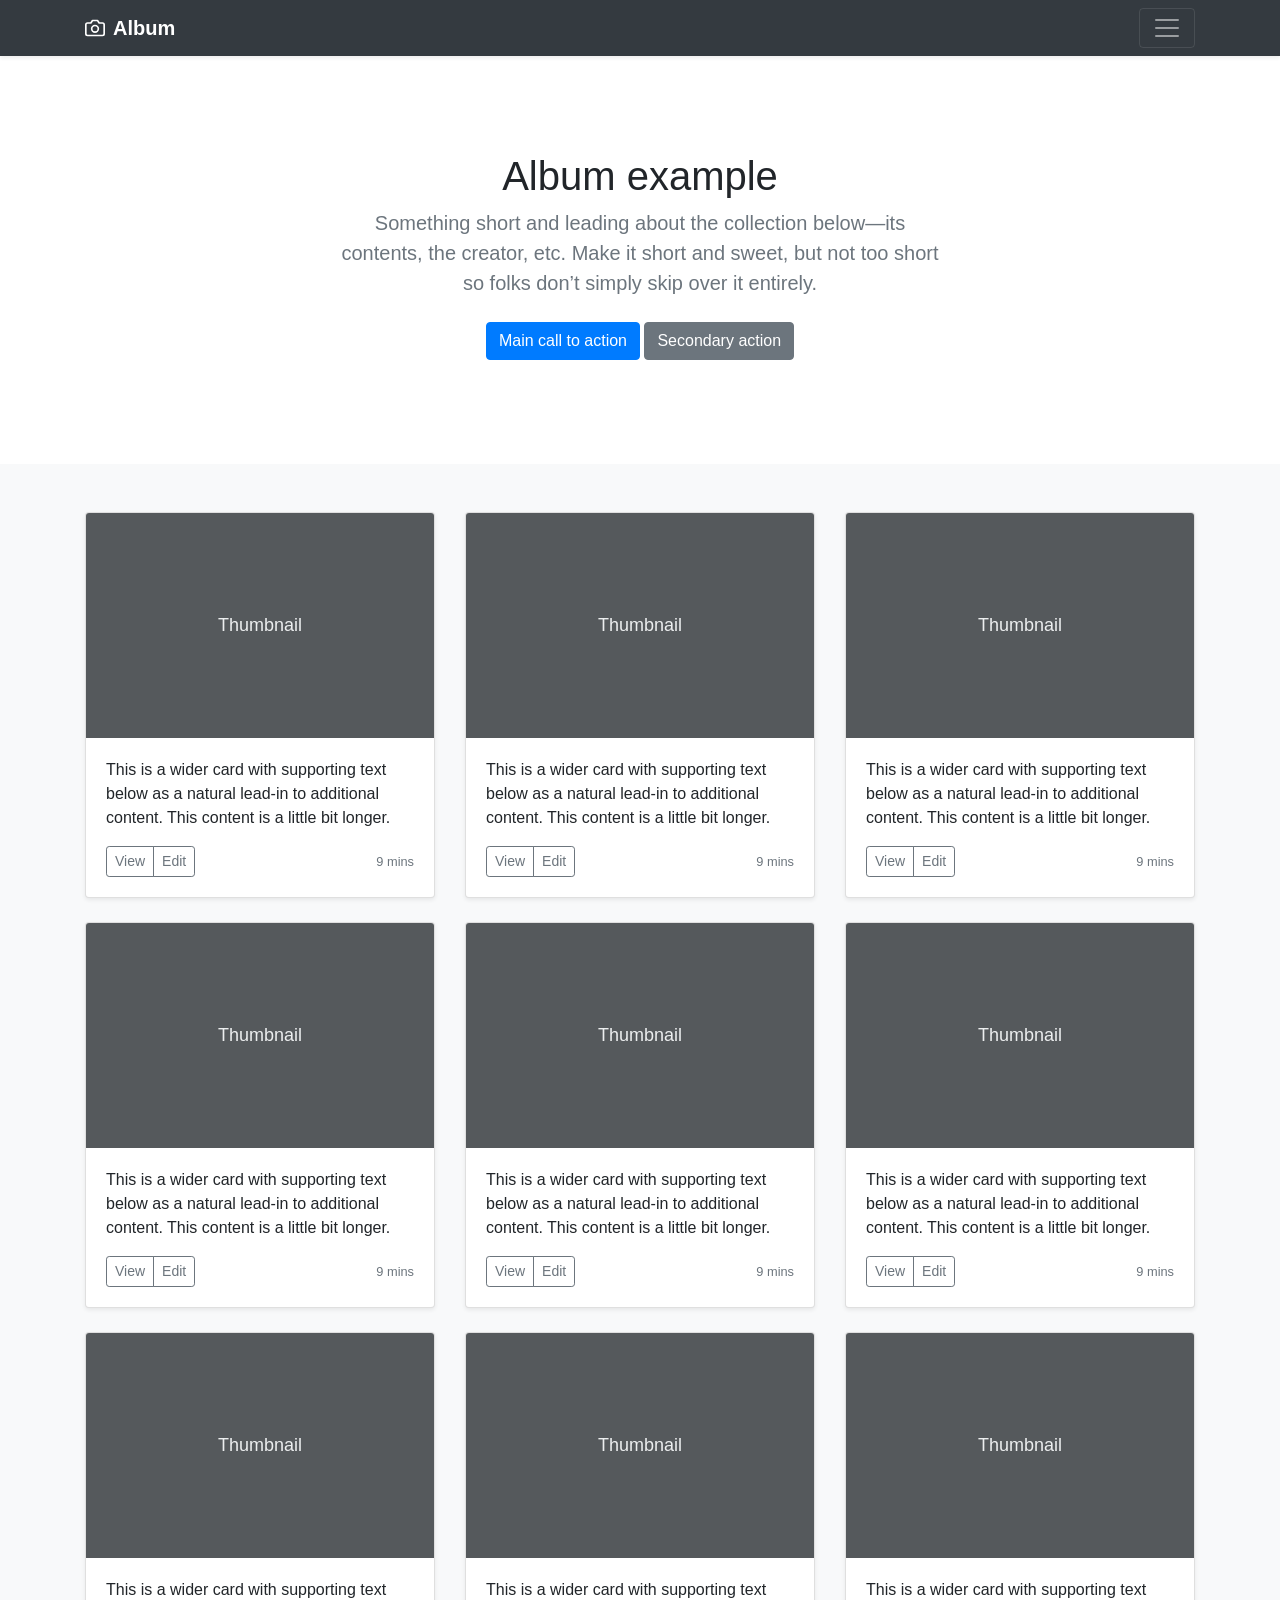
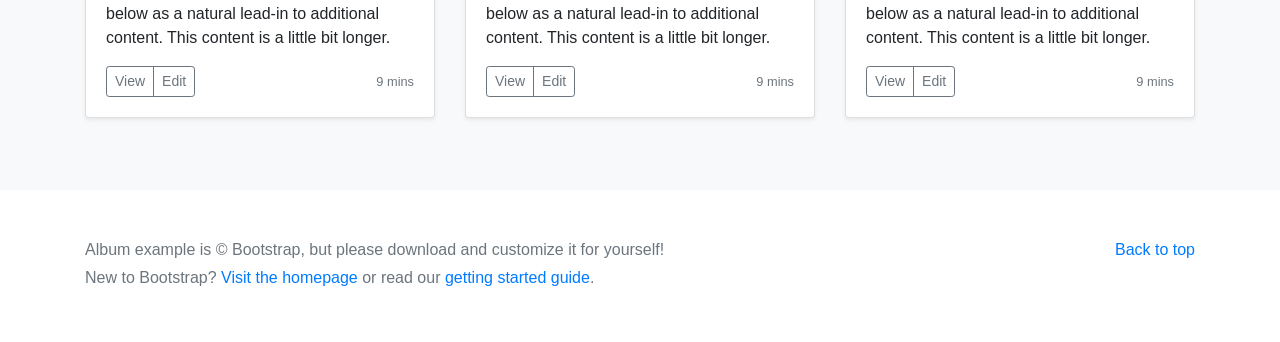
<file: FL16_HW6/bootstrap-4.6.0-examples/bootstrap-4.6.0-examples/album/index.html>
<!doctype html>
<html lang="en">
  <head>
    <meta charset="utf-8">
    <meta name="viewport" content="width=device-width, initial-scale=1, shrink-to-fit=no">
    <meta name="description" content="">
    <meta name="author" content="Mark Otto, Jacob Thornton, and Bootstrap contributors">
    <meta name="generator" content="Hugo 0.80.0">
    <title>Album example · Bootstrap v4.6</title>

    <link rel="canonical" href="https://getbootstrap.com/docs/4.6/examples/album/">

    

    <!-- Bootstrap core CSS -->
<link href="../assets/dist/css/bootstrap.min.css" rel="stylesheet">



    <style>
      .bd-placeholder-img {
        font-size: 1.125rem;
        text-anchor: middle;
        -webkit-user-select: none;
        -moz-user-select: none;
        -ms-user-select: none;
        user-select: none;
      }

      @media (min-width: 768px) {
        .bd-placeholder-img-lg {
          font-size: 3.5rem;
        }
      }
    </style>

    
    <!-- Custom styles for this template -->
    <link href="album.css" rel="stylesheet">
  </head>
  <body>
    
<header>
  <div class="collapse bg-dark" id="navbarHeader">
    <div class="container">
      <div class="row">
        <div class="col-sm-8 col-md-7 py-4">
          <h4 class="text-white">About</h4>
          <p class="text-muted">Add some information about the album below, the author, or any other background context. Make it a few sentences long so folks can pick up some informative tidbits. Then, link them off to some social networking sites or contact information.</p>
        </div>
        <div class="col-sm-4 offset-md-1 py-4">
          <h4 class="text-white">Contact</h4>
          <ul class="list-unstyled">
            <li><a href="#" class="text-white">Follow on Twitter</a></li>
            <li><a href="#" class="text-white">Like on Facebook</a></li>
            <li><a href="#" class="text-white">Email me</a></li>
          </ul>
        </div>
      </div>
    </div>
  </div>
  <div class="navbar navbar-dark bg-dark shadow-sm">
    <div class="container d-flex justify-content-between">
      <a href="#" class="navbar-brand d-flex align-items-center">
        <svg xmlns="http://www.w3.org/2000/svg" width="20" height="20" fill="none" stroke="currentColor" stroke-linecap="round" stroke-linejoin="round" stroke-width="2" aria-hidden="true" class="mr-2" viewBox="0 0 24 24" focusable="false"><path d="M23 19a2 2 0 0 1-2 2H3a2 2 0 0 1-2-2V8a2 2 0 0 1 2-2h4l2-3h6l2 3h4a2 2 0 0 1 2 2z"/><circle cx="12" cy="13" r="4"/></svg>
        <strong>Album</strong>
      </a>
      <button class="navbar-toggler" type="button" data-toggle="collapse" data-target="#navbarHeader" aria-controls="navbarHeader" aria-expanded="false" aria-label="Toggle navigation">
        <span class="navbar-toggler-icon"></span>
      </button>
    </div>
  </div>
</header>

<main role="main">

  <section class="jumbotron text-center">
    <div class="container">
      <h1>Album example</h1>
      <p class="lead text-muted">Something short and leading about the collection below—its contents, the creator, etc. Make it short and sweet, but not too short so folks don’t simply skip over it entirely.</p>
      <p>
        <a href="#" class="btn btn-primary my-2">Main call to action</a>
        <a href="#" class="btn btn-secondary my-2">Secondary action</a>
      </p>
    </div>
  </section>

  <div class="album py-5 bg-light">
    <div class="container">

      <div class="row">
        <div class="col-md-4">
          <div class="card mb-4 shadow-sm">
            <svg class="bd-placeholder-img card-img-top" width="100%" height="225" xmlns="http://www.w3.org/2000/svg" role="img" aria-label="Placeholder: Thumbnail" preserveAspectRatio="xMidYMid slice" focusable="false"><title>Placeholder</title><rect width="100%" height="100%" fill="#55595c"/><text x="50%" y="50%" fill="#eceeef" dy=".3em">Thumbnail</text></svg>

            <div class="card-body">
              <p class="card-text">This is a wider card with supporting text below as a natural lead-in to additional content. This content is a little bit longer.</p>
              <div class="d-flex justify-content-between align-items-center">
                <div class="btn-group">
                  <button type="button" class="btn btn-sm btn-outline-secondary">View</button>
                  <button type="button" class="btn btn-sm btn-outline-secondary">Edit</button>
                </div>
                <small class="text-muted">9 mins</small>
              </div>
            </div>
          </div>
        </div>
        <div class="col-md-4">
          <div class="card mb-4 shadow-sm">
            <svg class="bd-placeholder-img card-img-top" width="100%" height="225" xmlns="http://www.w3.org/2000/svg" role="img" aria-label="Placeholder: Thumbnail" preserveAspectRatio="xMidYMid slice" focusable="false"><title>Placeholder</title><rect width="100%" height="100%" fill="#55595c"/><text x="50%" y="50%" fill="#eceeef" dy=".3em">Thumbnail</text></svg>

            <div class="card-body">
              <p class="card-text">This is a wider card with supporting text below as a natural lead-in to additional content. This content is a little bit longer.</p>
              <div class="d-flex justify-content-between align-items-center">
                <div class="btn-group">
                  <button type="button" class="btn btn-sm btn-outline-secondary">View</button>
                  <button type="button" class="btn btn-sm btn-outline-secondary">Edit</button>
                </div>
                <small class="text-muted">9 mins</small>
              </div>
            </div>
          </div>
        </div>
        <div class="col-md-4">
          <div class="card mb-4 shadow-sm">
            <svg class="bd-placeholder-img card-img-top" width="100%" height="225" xmlns="http://www.w3.org/2000/svg" role="img" aria-label="Placeholder: Thumbnail" preserveAspectRatio="xMidYMid slice" focusable="false"><title>Placeholder</title><rect width="100%" height="100%" fill="#55595c"/><text x="50%" y="50%" fill="#eceeef" dy=".3em">Thumbnail</text></svg>

            <div class="card-body">
              <p class="card-text">This is a wider card with supporting text below as a natural lead-in to additional content. This content is a little bit longer.</p>
              <div class="d-flex justify-content-between align-items-center">
                <div class="btn-group">
                  <button type="button" class="btn btn-sm btn-outline-secondary">View</button>
                  <button type="button" class="btn btn-sm btn-outline-secondary">Edit</button>
                </div>
                <small class="text-muted">9 mins</small>
              </div>
            </div>
          </div>
        </div>

        <div class="col-md-4">
          <div class="card mb-4 shadow-sm">
            <svg class="bd-placeholder-img card-img-top" width="100%" height="225" xmlns="http://www.w3.org/2000/svg" role="img" aria-label="Placeholder: Thumbnail" preserveAspectRatio="xMidYMid slice" focusable="false"><title>Placeholder</title><rect width="100%" height="100%" fill="#55595c"/><text x="50%" y="50%" fill="#eceeef" dy=".3em">Thumbnail</text></svg>

            <div class="card-body">
              <p class="card-text">This is a wider card with supporting text below as a natural lead-in to additional content. This content is a little bit longer.</p>
              <div class="d-flex justify-content-between align-items-center">
                <div class="btn-group">
                  <button type="button" class="btn btn-sm btn-outline-secondary">View</button>
                  <button type="button" class="btn btn-sm btn-outline-secondary">Edit</button>
                </div>
                <small class="text-muted">9 mins</small>
              </div>
            </div>
          </div>
        </div>
        <div class="col-md-4">
          <div class="card mb-4 shadow-sm">
            <svg class="bd-placeholder-img card-img-top" width="100%" height="225" xmlns="http://www.w3.org/2000/svg" role="img" aria-label="Placeholder: Thumbnail" preserveAspectRatio="xMidYMid slice" focusable="false"><title>Placeholder</title><rect width="100%" height="100%" fill="#55595c"/><text x="50%" y="50%" fill="#eceeef" dy=".3em">Thumbnail</text></svg>

            <div class="card-body">
              <p class="card-text">This is a wider card with supporting text below as a natural lead-in to additional content. This content is a little bit longer.</p>
              <div class="d-flex justify-content-between align-items-center">
                <div class="btn-group">
                  <button type="button" class="btn btn-sm btn-outline-secondary">View</button>
                  <button type="button" class="btn btn-sm btn-outline-secondary">Edit</button>
                </div>
                <small class="text-muted">9 mins</small>
              </div>
            </div>
          </div>
        </div>
        <div class="col-md-4">
          <div class="card mb-4 shadow-sm">
            <svg class="bd-placeholder-img card-img-top" width="100%" height="225" xmlns="http://www.w3.org/2000/svg" role="img" aria-label="Placeholder: Thumbnail" preserveAspectRatio="xMidYMid slice" focusable="false"><title>Placeholder</title><rect width="100%" height="100%" fill="#55595c"/><text x="50%" y="50%" fill="#eceeef" dy=".3em">Thumbnail</text></svg>

            <div class="card-body">
              <p class="card-text">This is a wider card with supporting text below as a natural lead-in to additional content. This content is a little bit longer.</p>
              <div class="d-flex justify-content-between align-items-center">
                <div class="btn-group">
                  <button type="button" class="btn btn-sm btn-outline-secondary">View</button>
                  <button type="button" class="btn btn-sm btn-outline-secondary">Edit</button>
                </div>
                <small class="text-muted">9 mins</small>
              </div>
            </div>
          </div>
        </div>

        <div class="col-md-4">
          <div class="card mb-4 shadow-sm">
            <svg class="bd-placeholder-img card-img-top" width="100%" height="225" xmlns="http://www.w3.org/2000/svg" role="img" aria-label="Placeholder: Thumbnail" preserveAspectRatio="xMidYMid slice" focusable="false"><title>Placeholder</title><rect width="100%" height="100%" fill="#55595c"/><text x="50%" y="50%" fill="#eceeef" dy=".3em">Thumbnail</text></svg>

            <div class="card-body">
              <p class="card-text">This is a wider card with supporting text below as a natural lead-in to additional content. This content is a little bit longer.</p>
              <div class="d-flex justify-content-between align-items-center">
                <div class="btn-group">
                  <button type="button" class="btn btn-sm btn-outline-secondary">View</button>
                  <button type="button" class="btn btn-sm btn-outline-secondary">Edit</button>
                </div>
                <small class="text-muted">9 mins</small>
              </div>
            </div>
          </div>
        </div>
        <div class="col-md-4">
          <div class="card mb-4 shadow-sm">
            <svg class="bd-placeholder-img card-img-top" width="100%" height="225" xmlns="http://www.w3.org/2000/svg" role="img" aria-label="Placeholder: Thumbnail" preserveAspectRatio="xMidYMid slice" focusable="false"><title>Placeholder</title><rect width="100%" height="100%" fill="#55595c"/><text x="50%" y="50%" fill="#eceeef" dy=".3em">Thumbnail</text></svg>

            <div class="card-body">
              <p class="card-text">This is a wider card with supporting text below as a natural lead-in to additional content. This content is a little bit longer.</p>
              <div class="d-flex justify-content-between align-items-center">
                <div class="btn-group">
                  <button type="button" class="btn btn-sm btn-outline-secondary">View</button>
                  <button type="button" class="btn btn-sm btn-outline-secondary">Edit</button>
                </div>
                <small class="text-muted">9 mins</small>
              </div>
            </div>
          </div>
        </div>
        <div class="col-md-4">
          <div class="card mb-4 shadow-sm">
            <svg class="bd-placeholder-img card-img-top" width="100%" height="225" xmlns="http://www.w3.org/2000/svg" role="img" aria-label="Placeholder: Thumbnail" preserveAspectRatio="xMidYMid slice" focusable="false"><title>Placeholder</title><rect width="100%" height="100%" fill="#55595c"/><text x="50%" y="50%" fill="#eceeef" dy=".3em">Thumbnail</text></svg>

            <div class="card-body">
              <p class="card-text">This is a wider card with supporting text below as a natural lead-in to additional content. This content is a little bit longer.</p>
              <div class="d-flex justify-content-between align-items-center">
                <div class="btn-group">
                  <button type="button" class="btn btn-sm btn-outline-secondary">View</button>
                  <button type="button" class="btn btn-sm btn-outline-secondary">Edit</button>
                </div>
                <small class="text-muted">9 mins</small>
              </div>
            </div>
          </div>
        </div>
      </div>
    </div>
  </div>

</main>

<footer class="text-muted">
  <div class="container">
    <p class="float-right">
      <a href="#">Back to top</a>
    </p>
    <p>Album example is &copy; Bootstrap, but please download and customize it for yourself!</p>
    <p>New to Bootstrap? <a href="/">Visit the homepage</a> or read our <a href="../getting-started/introduction/">getting started guide</a>.</p>
  </div>
</footer>


    <script src="https://code.jquery.com/jquery-3.5.1.slim.min.js" integrity="sha384-DfXdz2htPH0lsSSs5nCTpuj/zy4C+OGpamoFVy38MVBnE+IbbVYUew+OrCXaRkfj" crossorigin="anonymous"></script>
      <script>window.jQuery || document.write('<script src="../assets/js/vendor/jquery.slim.min.js"><\/script>')</script><script src="../assets/dist/js/bootstrap.bundle.min.js"></script>

      
  </body>
</html>
</file>
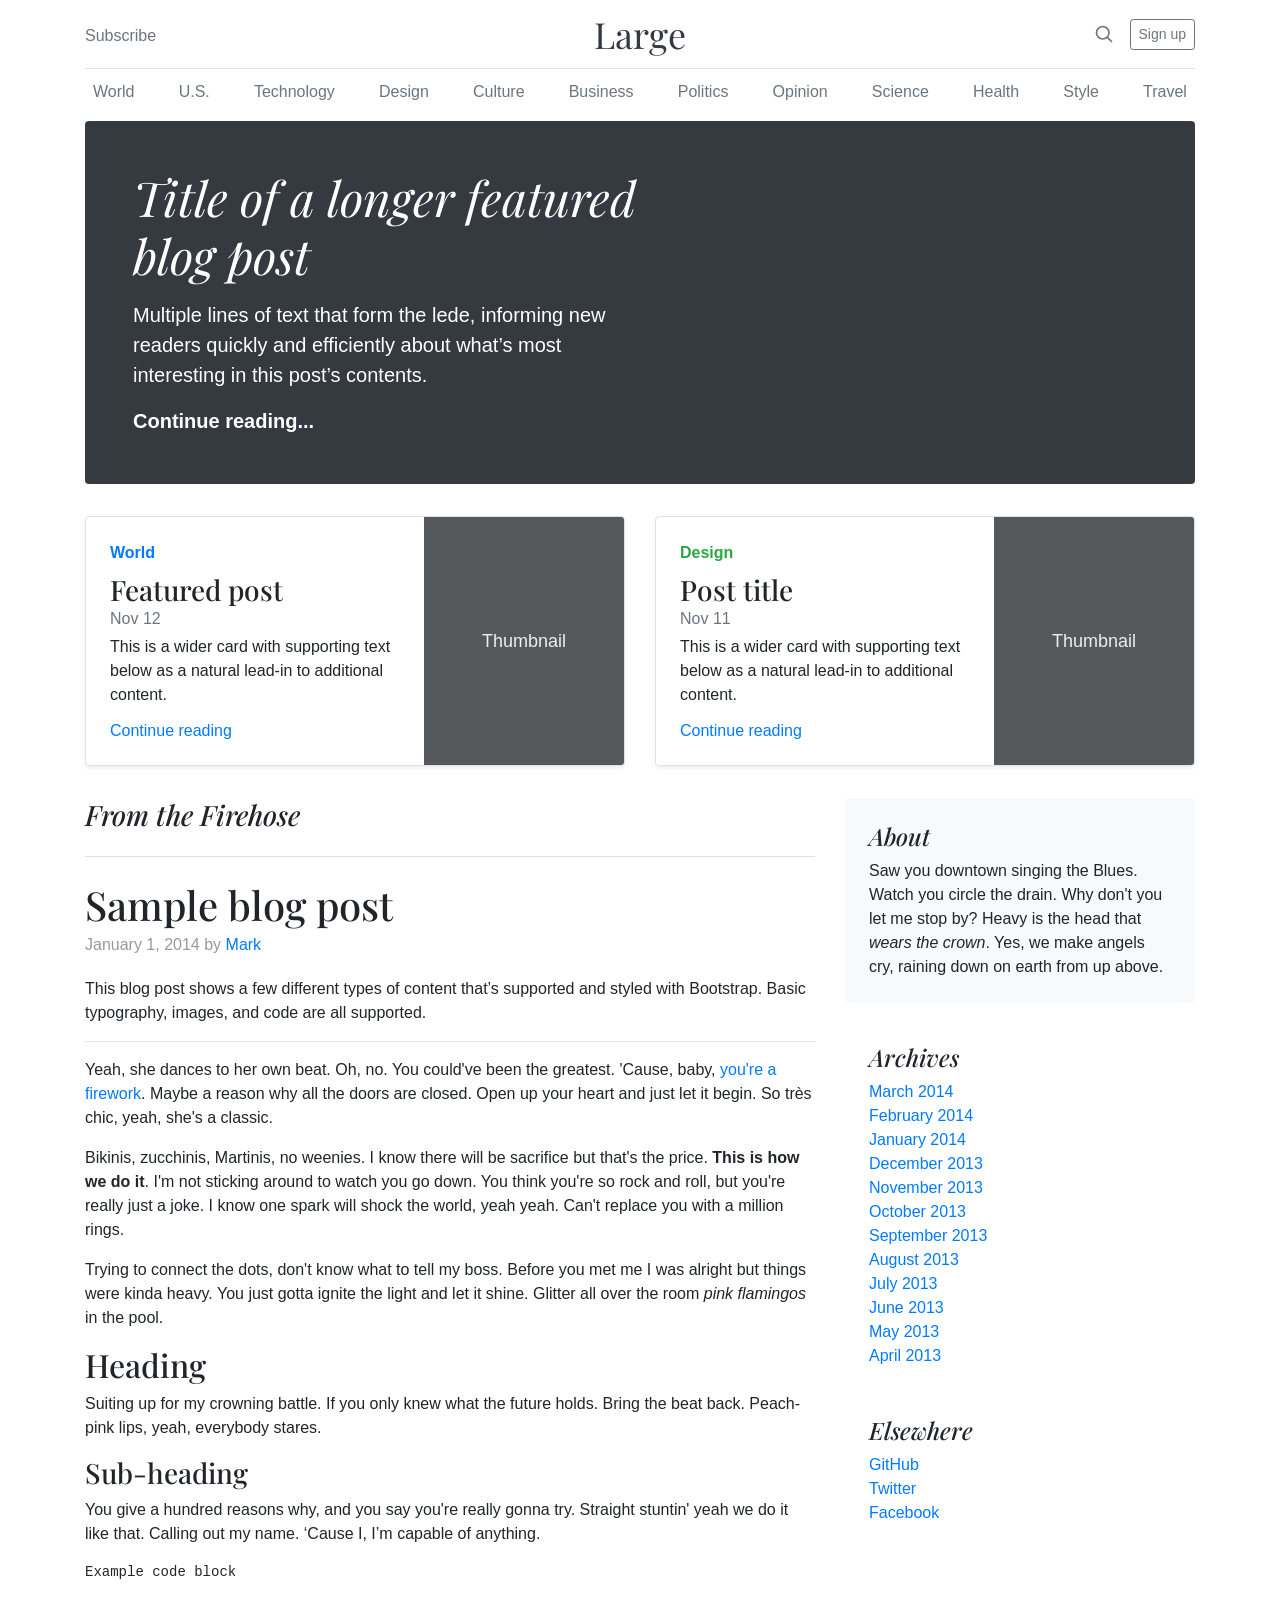
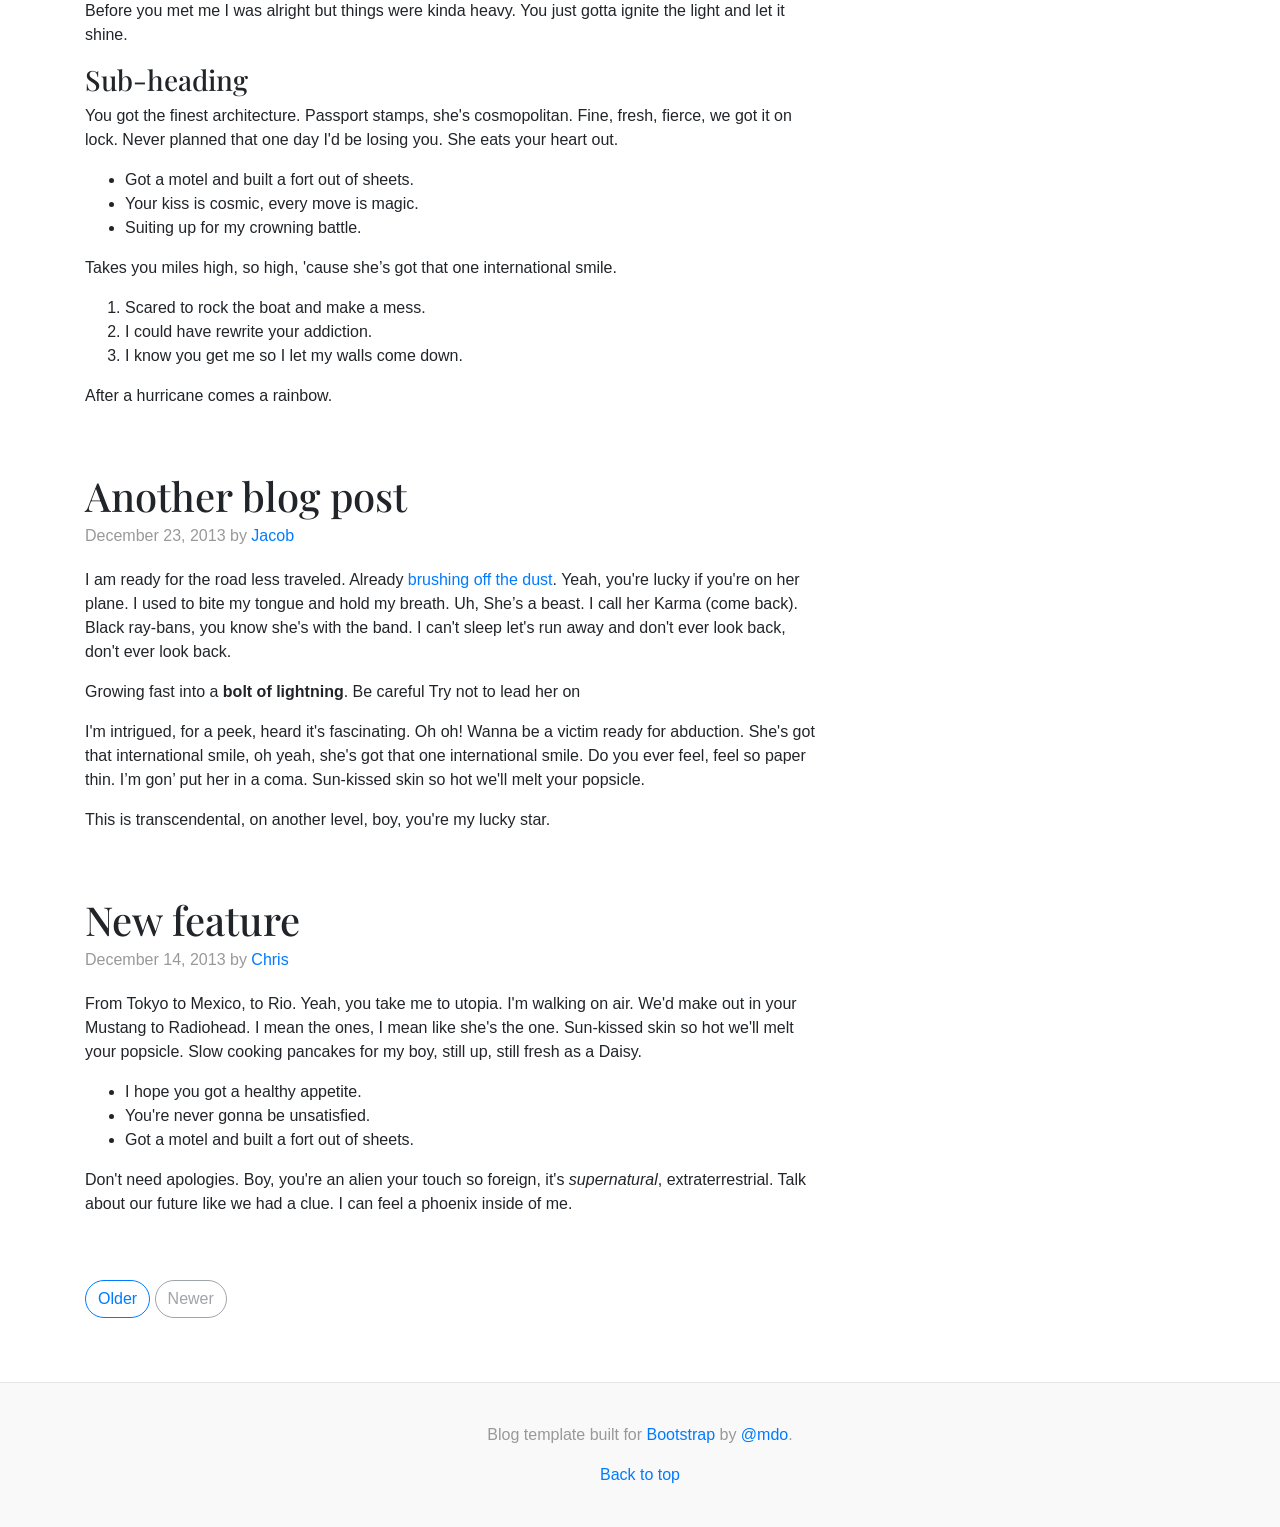
<file: FL16_HW6/bootstrap-4.6.0-examples/bootstrap-4.6.0-examples/blog/index.html>
<!doctype html>
<html lang="en">
  <head>
    <meta charset="utf-8">
    <meta name="viewport" content="width=device-width, initial-scale=1, shrink-to-fit=no">
    <meta name="description" content="">
    <meta name="author" content="Mark Otto, Jacob Thornton, and Bootstrap contributors">
    <meta name="generator" content="Hugo 0.80.0">
    <title>Blog Template · Bootstrap v4.6</title>

    <link rel="canonical" href="https://getbootstrap.com/docs/4.6/examples/blog/">

    

    <!-- Bootstrap core CSS -->
<link href="../assets/dist/css/bootstrap.min.css" rel="stylesheet">



    <style>
      .bd-placeholder-img {
        font-size: 1.125rem;
        text-anchor: middle;
        -webkit-user-select: none;
        -moz-user-select: none;
        -ms-user-select: none;
        user-select: none;
      }

      @media (min-width: 768px) {
        .bd-placeholder-img-lg {
          font-size: 3.5rem;
        }
      }
    </style>

    
    <!-- Custom styles for this template -->
    <link href="https://fonts.googleapis.com/css?family=Playfair&#43;Display:700,900" rel="stylesheet">
    <!-- Custom styles for this template -->
    <link href="blog.css" rel="stylesheet">
  </head>
  <body>
    
<div class="container">
  <header class="blog-header py-3">
    <div class="row flex-nowrap justify-content-between align-items-center">
      <div class="col-4 pt-1">
        <a class="text-muted" href="#">Subscribe</a>
      </div>
      <div class="col-4 text-center">
        <a class="blog-header-logo text-dark" href="#">Large</a>
      </div>
      <div class="col-4 d-flex justify-content-end align-items-center">
        <a class="text-muted" href="#" aria-label="Search">
          <svg xmlns="http://www.w3.org/2000/svg" width="20" height="20" fill="none" stroke="currentColor" stroke-linecap="round" stroke-linejoin="round" stroke-width="2" class="mx-3" role="img" viewBox="0 0 24 24" focusable="false"><title>Search</title><circle cx="10.5" cy="10.5" r="7.5"/><path d="M21 21l-5.2-5.2"/></svg>
        </a>
        <a class="btn btn-sm btn-outline-secondary" href="#">Sign up</a>
      </div>
    </div>
  </header>

  <div class="nav-scroller py-1 mb-2">
    <nav class="nav d-flex justify-content-between">
      <a class="p-2 text-muted" href="#">World</a>
      <a class="p-2 text-muted" href="#">U.S.</a>
      <a class="p-2 text-muted" href="#">Technology</a>
      <a class="p-2 text-muted" href="#">Design</a>
      <a class="p-2 text-muted" href="#">Culture</a>
      <a class="p-2 text-muted" href="#">Business</a>
      <a class="p-2 text-muted" href="#">Politics</a>
      <a class="p-2 text-muted" href="#">Opinion</a>
      <a class="p-2 text-muted" href="#">Science</a>
      <a class="p-2 text-muted" href="#">Health</a>
      <a class="p-2 text-muted" href="#">Style</a>
      <a class="p-2 text-muted" href="#">Travel</a>
    </nav>
  </div>

  <div class="jumbotron p-4 p-md-5 text-white rounded bg-dark">
    <div class="col-md-6 px-0">
      <h1 class="display-4 font-italic">Title of a longer featured blog post</h1>
      <p class="lead my-3">Multiple lines of text that form the lede, informing new readers quickly and efficiently about what’s most interesting in this post’s contents.</p>
      <p class="lead mb-0"><a href="#" class="text-white font-weight-bold">Continue reading...</a></p>
    </div>
  </div>

  <div class="row mb-2">
    <div class="col-md-6">
      <div class="row no-gutters border rounded overflow-hidden flex-md-row mb-4 shadow-sm h-md-250 position-relative">
        <div class="col p-4 d-flex flex-column position-static">
          <strong class="d-inline-block mb-2 text-primary">World</strong>
          <h3 class="mb-0">Featured post</h3>
          <div class="mb-1 text-muted">Nov 12</div>
          <p class="card-text mb-auto">This is a wider card with supporting text below as a natural lead-in to additional content.</p>
          <a href="#" class="stretched-link">Continue reading</a>
        </div>
        <div class="col-auto d-none d-lg-block">
          <svg class="bd-placeholder-img" width="200" height="250" xmlns="http://www.w3.org/2000/svg" role="img" aria-label="Placeholder: Thumbnail" preserveAspectRatio="xMidYMid slice" focusable="false"><title>Placeholder</title><rect width="100%" height="100%" fill="#55595c"/><text x="50%" y="50%" fill="#eceeef" dy=".3em">Thumbnail</text></svg>

        </div>
      </div>
    </div>
    <div class="col-md-6">
      <div class="row no-gutters border rounded overflow-hidden flex-md-row mb-4 shadow-sm h-md-250 position-relative">
        <div class="col p-4 d-flex flex-column position-static">
          <strong class="d-inline-block mb-2 text-success">Design</strong>
          <h3 class="mb-0">Post title</h3>
          <div class="mb-1 text-muted">Nov 11</div>
          <p class="mb-auto">This is a wider card with supporting text below as a natural lead-in to additional content.</p>
          <a href="#" class="stretched-link">Continue reading</a>
        </div>
        <div class="col-auto d-none d-lg-block">
          <svg class="bd-placeholder-img" width="200" height="250" xmlns="http://www.w3.org/2000/svg" role="img" aria-label="Placeholder: Thumbnail" preserveAspectRatio="xMidYMid slice" focusable="false"><title>Placeholder</title><rect width="100%" height="100%" fill="#55595c"/><text x="50%" y="50%" fill="#eceeef" dy=".3em">Thumbnail</text></svg>

        </div>
      </div>
    </div>
  </div>
</div>

<main role="main" class="container">
  <div class="row">
    <div class="col-md-8 blog-main">
      <h3 class="pb-4 mb-4 font-italic border-bottom">
        From the Firehose
      </h3>

      <div class="blog-post">
        <h2 class="blog-post-title">Sample blog post</h2>
        <p class="blog-post-meta">January 1, 2014 by <a href="#">Mark</a></p>

        <p>This blog post shows a few different types of content that’s supported and styled with Bootstrap. Basic typography, images, and code are all supported.</p>
        <hr>
        <p>Yeah, she dances to her own beat. Oh, no. You could've been the greatest. 'Cause, baby, <a href="#">you're a firework</a>. Maybe a reason why all the doors are closed. Open up your heart and just let it begin. So très chic, yeah, she's a classic.</p>
        <blockquote>
          <p>Bikinis, zucchinis, Martinis, no weenies. I know there will be sacrifice but that's the price. <strong>This is how we do it</strong>. I'm not sticking around to watch you go down. You think you're so rock and roll, but you're really just a joke. I know one spark will shock the world, yeah yeah. Can't replace you with a million rings.</p>
        </blockquote>
        <p>Trying to connect the dots, don't know what to tell my boss. Before you met me I was alright but things were kinda heavy. You just gotta ignite the light and let it shine. Glitter all over the room <em>pink flamingos</em> in the pool. </p>
        <h2>Heading</h2>
        <p>Suiting up for my crowning battle. If you only knew what the future holds. Bring the beat back. Peach-pink lips, yeah, everybody stares.</p>
        <h3>Sub-heading</h3>
        <p>You give a hundred reasons why, and you say you're really gonna try. Straight stuntin' yeah we do it like that. Calling out my name. ‘Cause I, I’m capable of anything.</p>
        <pre><code>Example code block</code></pre>
        <p>Before you met me I was alright but things were kinda heavy. You just gotta ignite the light and let it shine.</p>
        <h3>Sub-heading</h3>
        <p>You got the finest architecture. Passport stamps, she's cosmopolitan. Fine, fresh, fierce, we got it on lock. Never planned that one day I'd be losing you. She eats your heart out.</p>
        <ul>
          <li>Got a motel and built a fort out of sheets.</li>
          <li>Your kiss is cosmic, every move is magic.</li>
          <li>Suiting up for my crowning battle.</li>
        </ul>
        <p>Takes you miles high, so high, 'cause she’s got that one international smile.</p>
        <ol>
          <li>Scared to rock the boat and make a mess.</li>
          <li>I could have rewrite your addiction.</li>
          <li>I know you get me so I let my walls come down.</li>
        </ol>
        <p>After a hurricane comes a rainbow.</p>
      </div><!-- /.blog-post -->

      <div class="blog-post">
        <h2 class="blog-post-title">Another blog post</h2>
        <p class="blog-post-meta">December 23, 2013 by <a href="#">Jacob</a></p>

        <p>I am ready for the road less traveled. Already <a href="#">brushing off the dust</a>. Yeah, you're lucky if you're on her plane. I used to bite my tongue and hold my breath. Uh, She’s a beast. I call her Karma (come back). Black ray-bans, you know she's with the band. I can't sleep let's run away and don't ever look back, don't ever look back.</p>
        <blockquote>
          <p>Growing fast into a <strong>bolt of lightning</strong>. Be careful Try not to lead her on</p>
        </blockquote>
        <p>I'm intrigued, for a peek, heard it's fascinating. Oh oh! Wanna be a victim ready for abduction. She's got that international smile, oh yeah, she's got that one international smile. Do you ever feel, feel so paper thin. I’m gon’ put her in a coma. Sun-kissed skin so hot we'll melt your popsicle.</p>
        <p>This is transcendental, on another level, boy, you're my lucky star.</p>
      </div><!-- /.blog-post -->

      <div class="blog-post">
        <h2 class="blog-post-title">New feature</h2>
        <p class="blog-post-meta">December 14, 2013 by <a href="#">Chris</a></p>

        <p>From Tokyo to Mexico, to Rio. Yeah, you take me to utopia. I'm walking on air. We'd make out in your Mustang to Radiohead. I mean the ones, I mean like she's the one. Sun-kissed skin so hot we'll melt your popsicle. Slow cooking pancakes for my boy, still up, still fresh as a Daisy.</p>
        <ul>
          <li>I hope you got a healthy appetite.</li>
          <li>You're never gonna be unsatisfied.</li>
          <li>Got a motel and built a fort out of sheets.</li>
        </ul>
        <p>Don't need apologies. Boy, you're an alien your touch so foreign, it's <em>supernatural</em>, extraterrestrial. Talk about our future like we had a clue. I can feel a phoenix inside of me.</p>
      </div><!-- /.blog-post -->

      <nav class="blog-pagination">
        <a class="btn btn-outline-primary" href="#">Older</a>
        <a class="btn btn-outline-secondary disabled" href="#" tabindex="-1" aria-disabled="true">Newer</a>
      </nav>

    </div><!-- /.blog-main -->

    <aside class="col-md-4 blog-sidebar">
      <div class="p-4 mb-3 bg-light rounded">
        <h4 class="font-italic">About</h4>
        <p class="mb-0">Saw you downtown singing the Blues. Watch you circle the drain. Why don't you let me stop by? Heavy is the head that <em>wears the crown</em>. Yes, we make angels cry, raining down on earth from up above.</p>
      </div>

      <div class="p-4">
        <h4 class="font-italic">Archives</h4>
        <ol class="list-unstyled mb-0">
          <li><a href="#">March 2014</a></li>
          <li><a href="#">February 2014</a></li>
          <li><a href="#">January 2014</a></li>
          <li><a href="#">December 2013</a></li>
          <li><a href="#">November 2013</a></li>
          <li><a href="#">October 2013</a></li>
          <li><a href="#">September 2013</a></li>
          <li><a href="#">August 2013</a></li>
          <li><a href="#">July 2013</a></li>
          <li><a href="#">June 2013</a></li>
          <li><a href="#">May 2013</a></li>
          <li><a href="#">April 2013</a></li>
        </ol>
      </div>

      <div class="p-4">
        <h4 class="font-italic">Elsewhere</h4>
        <ol class="list-unstyled">
          <li><a href="#">GitHub</a></li>
          <li><a href="#">Twitter</a></li>
          <li><a href="#">Facebook</a></li>
        </ol>
      </div>
    </aside><!-- /.blog-sidebar -->

  </div><!-- /.row -->

</main><!-- /.container -->

<footer class="blog-footer">
  <p>Blog template built for <a href="https://getbootstrap.com/">Bootstrap</a> by <a href="https://twitter.com/mdo">@mdo</a>.</p>
  <p>
    <a href="#">Back to top</a>
  </p>
</footer>


    
  </body>
</html>
</file>
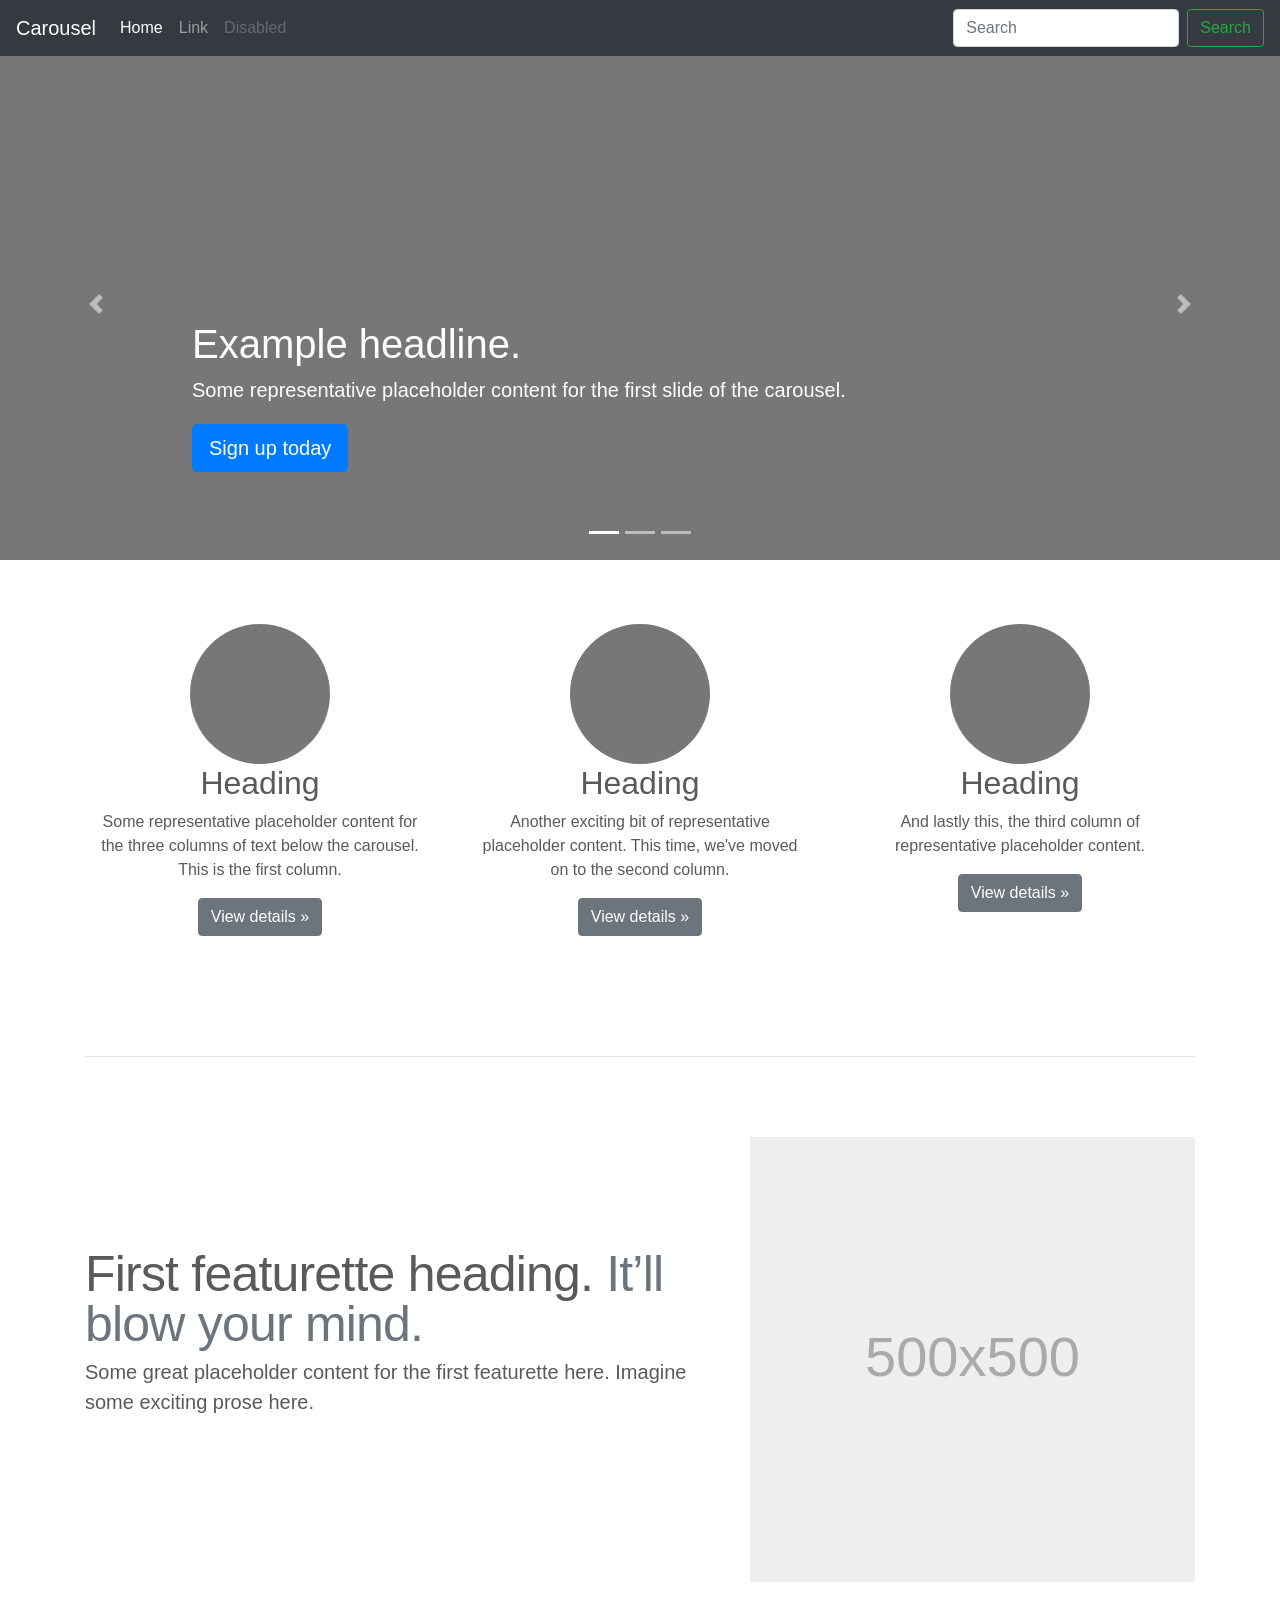
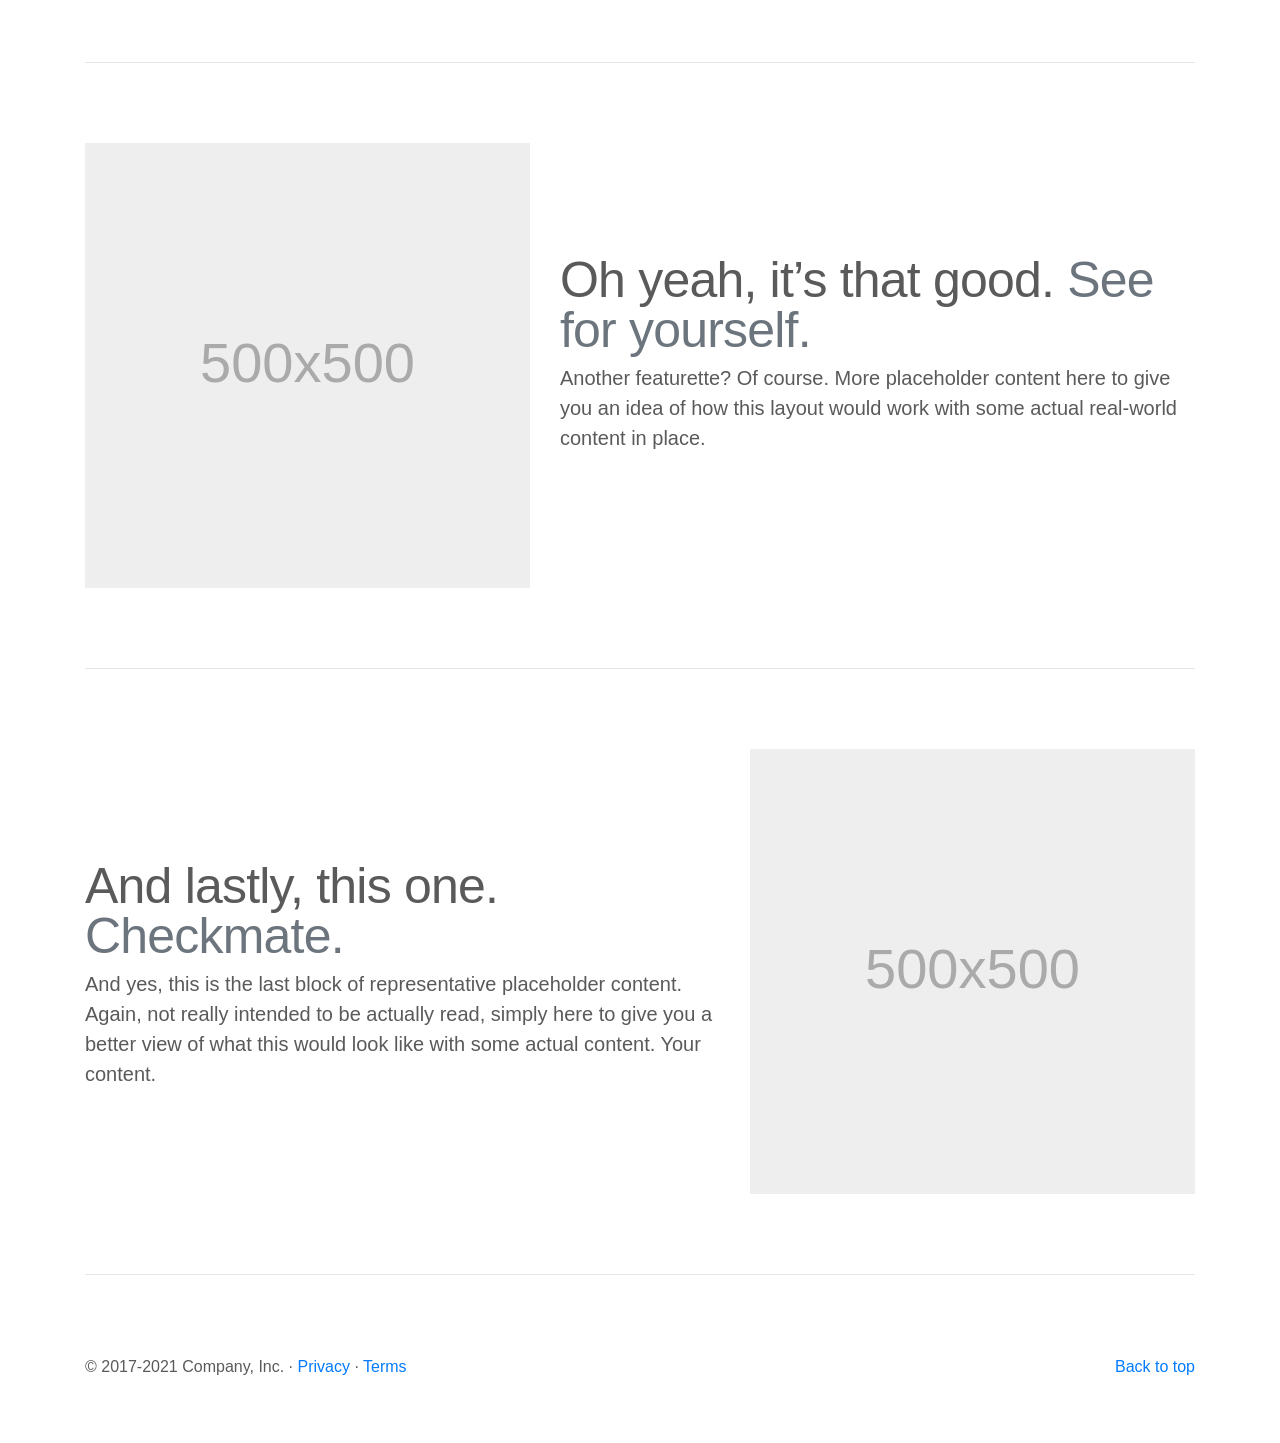
<file: FL16_HW6/bootstrap-4.6.0-examples/bootstrap-4.6.0-examples/carousel/index.html>
<!doctype html>
<html lang="en">
  <head>
    <meta charset="utf-8">
    <meta name="viewport" content="width=device-width, initial-scale=1, shrink-to-fit=no">
    <meta name="description" content="">
    <meta name="author" content="Mark Otto, Jacob Thornton, and Bootstrap contributors">
    <meta name="generator" content="Hugo 0.80.0">
    <title>Carousel Template · Bootstrap v4.6</title>

    <link rel="canonical" href="https://getbootstrap.com/docs/4.6/examples/carousel/">

    

    <!-- Bootstrap core CSS -->
<link href="../assets/dist/css/bootstrap.min.css" rel="stylesheet">



    <style>
      .bd-placeholder-img {
        font-size: 1.125rem;
        text-anchor: middle;
        -webkit-user-select: none;
        -moz-user-select: none;
        -ms-user-select: none;
        user-select: none;
      }

      @media (min-width: 768px) {
        .bd-placeholder-img-lg {
          font-size: 3.5rem;
        }
      }
    </style>

    
    <!-- Custom styles for this template -->
    <link href="carousel.css" rel="stylesheet">
  </head>
  <body>
    
<header>
  <nav class="navbar navbar-expand-md navbar-dark fixed-top bg-dark">
    <a class="navbar-brand" href="#">Carousel</a>
    <button class="navbar-toggler" type="button" data-toggle="collapse" data-target="#navbarCollapse" aria-controls="navbarCollapse" aria-expanded="false" aria-label="Toggle navigation">
      <span class="navbar-toggler-icon"></span>
    </button>
    <div class="collapse navbar-collapse" id="navbarCollapse">
      <ul class="navbar-nav mr-auto">
        <li class="nav-item active">
          <a class="nav-link" href="#">Home <span class="sr-only">(current)</span></a>
        </li>
        <li class="nav-item">
          <a class="nav-link" href="#">Link</a>
        </li>
        <li class="nav-item">
          <a class="nav-link disabled" href="#" tabindex="-1" aria-disabled="true">Disabled</a>
        </li>
      </ul>
      <form class="form-inline mt-2 mt-md-0">
        <input class="form-control mr-sm-2" type="text" placeholder="Search" aria-label="Search">
        <button class="btn btn-outline-success my-2 my-sm-0" type="submit">Search</button>
      </form>
    </div>
  </nav>
</header>

<main role="main">

  <div id="myCarousel" class="carousel slide" data-ride="carousel">
    <ol class="carousel-indicators">
      <li data-target="#myCarousel" data-slide-to="0" class="active"></li>
      <li data-target="#myCarousel" data-slide-to="1"></li>
      <li data-target="#myCarousel" data-slide-to="2"></li>
    </ol>
    <div class="carousel-inner">
      <div class="carousel-item active">
        <svg class="bd-placeholder-img" width="100%" height="100%" xmlns="http://www.w3.org/2000/svg" role="img" aria-label=" :  " preserveAspectRatio="xMidYMid slice" focusable="false"><title> </title><rect width="100%" height="100%" fill="#777"/><text x="50%" y="50%" fill="#777" dy=".3em"> </text></svg>

        <div class="container">
          <div class="carousel-caption text-left">
            <h1>Example headline.</h1>
            <p>Some representative placeholder content for the first slide of the carousel.</p>
            <p><a class="btn btn-lg btn-primary" href="#">Sign up today</a></p>
          </div>
        </div>
      </div>
      <div class="carousel-item">
        <svg class="bd-placeholder-img" width="100%" height="100%" xmlns="http://www.w3.org/2000/svg" role="img" aria-label=" :  " preserveAspectRatio="xMidYMid slice" focusable="false"><title> </title><rect width="100%" height="100%" fill="#777"/><text x="50%" y="50%" fill="#777" dy=".3em"> </text></svg>

        <div class="container">
          <div class="carousel-caption">
            <h1>Another example headline.</h1>
            <p>Some representative placeholder content for the second slide of the carousel.</p>
            <p><a class="btn btn-lg btn-primary" href="#">Learn more</a></p>
          </div>
        </div>
      </div>
      <div class="carousel-item">
        <svg class="bd-placeholder-img" width="100%" height="100%" xmlns="http://www.w3.org/2000/svg" role="img" aria-label=" :  " preserveAspectRatio="xMidYMid slice" focusable="false"><title> </title><rect width="100%" height="100%" fill="#777"/><text x="50%" y="50%" fill="#777" dy=".3em"> </text></svg>

        <div class="container">
          <div class="carousel-caption text-right">
            <h1>One more for good measure.</h1>
            <p>Some representative placeholder content for the third slide of this carousel.</p>
            <p><a class="btn btn-lg btn-primary" href="#">Browse gallery</a></p>
          </div>
        </div>
      </div>
    </div>
    <a class="carousel-control-prev" href="#myCarousel" role="button" data-slide="prev">
      <span class="carousel-control-prev-icon" aria-hidden="true"></span>
      <span class="sr-only">Previous</span>
    </a>
    <a class="carousel-control-next" href="#myCarousel" role="button" data-slide="next">
      <span class="carousel-control-next-icon" aria-hidden="true"></span>
      <span class="sr-only">Next</span>
    </a>
  </div>


  <!-- Marketing messaging and featurettes
  ================================================== -->
  <!-- Wrap the rest of the page in another container to center all the content. -->

  <div class="container marketing">

    <!-- Three columns of text below the carousel -->
    <div class="row">
      <div class="col-lg-4">
        <svg class="bd-placeholder-img rounded-circle" width="140" height="140" xmlns="http://www.w3.org/2000/svg" role="img" aria-label="Placeholder: 140x140" preserveAspectRatio="xMidYMid slice" focusable="false"><title>Placeholder</title><rect width="100%" height="100%" fill="#777"/><text x="50%" y="50%" fill="#777" dy=".3em">140x140</text></svg>

        <h2>Heading</h2>
        <p>Some representative placeholder content for the three columns of text below the carousel. This is the first column.</p>
        <p><a class="btn btn-secondary" href="#">View details &raquo;</a></p>
      </div><!-- /.col-lg-4 -->
      <div class="col-lg-4">
        <svg class="bd-placeholder-img rounded-circle" width="140" height="140" xmlns="http://www.w3.org/2000/svg" role="img" aria-label="Placeholder: 140x140" preserveAspectRatio="xMidYMid slice" focusable="false"><title>Placeholder</title><rect width="100%" height="100%" fill="#777"/><text x="50%" y="50%" fill="#777" dy=".3em">140x140</text></svg>

        <h2>Heading</h2>
        <p>Another exciting bit of representative placeholder content. This time, we've moved on to the second column.</p>
        <p><a class="btn btn-secondary" href="#">View details &raquo;</a></p>
      </div><!-- /.col-lg-4 -->
      <div class="col-lg-4">
        <svg class="bd-placeholder-img rounded-circle" width="140" height="140" xmlns="http://www.w3.org/2000/svg" role="img" aria-label="Placeholder: 140x140" preserveAspectRatio="xMidYMid slice" focusable="false"><title>Placeholder</title><rect width="100%" height="100%" fill="#777"/><text x="50%" y="50%" fill="#777" dy=".3em">140x140</text></svg>

        <h2>Heading</h2>
        <p>And lastly this, the third column of representative placeholder content.</p>
        <p><a class="btn btn-secondary" href="#">View details &raquo;</a></p>
      </div><!-- /.col-lg-4 -->
    </div><!-- /.row -->


    <!-- START THE FEATURETTES -->

    <hr class="featurette-divider">

    <div class="row featurette">
      <div class="col-md-7">
        <h2 class="featurette-heading">First featurette heading. <span class="text-muted">It’ll blow your mind.</span></h2>
        <p class="lead">Some great placeholder content for the first featurette here. Imagine some exciting prose here.</p>
      </div>
      <div class="col-md-5">
        <svg class="bd-placeholder-img bd-placeholder-img-lg featurette-image img-fluid mx-auto" width="500" height="500" xmlns="http://www.w3.org/2000/svg" role="img" aria-label="Placeholder: 500x500" preserveAspectRatio="xMidYMid slice" focusable="false"><title>Placeholder</title><rect width="100%" height="100%" fill="#eee"/><text x="50%" y="50%" fill="#aaa" dy=".3em">500x500</text></svg>

      </div>
    </div>

    <hr class="featurette-divider">

    <div class="row featurette">
      <div class="col-md-7 order-md-2">
        <h2 class="featurette-heading">Oh yeah, it’s that good. <span class="text-muted">See for yourself.</span></h2>
        <p class="lead">Another featurette? Of course. More placeholder content here to give you an idea of how this layout would work with some actual real-world content in place.</p>
      </div>
      <div class="col-md-5 order-md-1">
        <svg class="bd-placeholder-img bd-placeholder-img-lg featurette-image img-fluid mx-auto" width="500" height="500" xmlns="http://www.w3.org/2000/svg" role="img" aria-label="Placeholder: 500x500" preserveAspectRatio="xMidYMid slice" focusable="false"><title>Placeholder</title><rect width="100%" height="100%" fill="#eee"/><text x="50%" y="50%" fill="#aaa" dy=".3em">500x500</text></svg>

      </div>
    </div>

    <hr class="featurette-divider">

    <div class="row featurette">
      <div class="col-md-7">
        <h2 class="featurette-heading">And lastly, this one. <span class="text-muted">Checkmate.</span></h2>
        <p class="lead">And yes, this is the last block of representative placeholder content. Again, not really intended to be actually read, simply here to give you a better view of what this would look like with some actual content. Your content.</p>
      </div>
      <div class="col-md-5">
        <svg class="bd-placeholder-img bd-placeholder-img-lg featurette-image img-fluid mx-auto" width="500" height="500" xmlns="http://www.w3.org/2000/svg" role="img" aria-label="Placeholder: 500x500" preserveAspectRatio="xMidYMid slice" focusable="false"><title>Placeholder</title><rect width="100%" height="100%" fill="#eee"/><text x="50%" y="50%" fill="#aaa" dy=".3em">500x500</text></svg>

      </div>
    </div>

    <hr class="featurette-divider">

    <!-- /END THE FEATURETTES -->

  </div><!-- /.container -->


  <!-- FOOTER -->
  <footer class="container">
    <p class="float-right"><a href="#">Back to top</a></p>
    <p>&copy; 2017-2021 Company, Inc. &middot; <a href="#">Privacy</a> &middot; <a href="#">Terms</a></p>
  </footer>
</main>


    <script src="https://code.jquery.com/jquery-3.5.1.slim.min.js" integrity="sha384-DfXdz2htPH0lsSSs5nCTpuj/zy4C+OGpamoFVy38MVBnE+IbbVYUew+OrCXaRkfj" crossorigin="anonymous"></script>
      <script>window.jQuery || document.write('<script src="../assets/js/vendor/jquery.slim.min.js"><\/script>')</script><script src="../assets/dist/js/bootstrap.bundle.min.js"></script>

      
  </body>
</html>
</file>
<file: FL16_HW11/FL16_HW11/homework/css/main.css>
#content {
  width: 700px;
}
</file>
<file: FL16_HW13/FL16_HW13/homework/styles.css>
/* write your styles here */
*{
    text-align: center;
}
.form-type{
    display: flex;
    justify-content: center;
}
form{
    display: flex;
    flex-direction: column;
    justify-content: center;
    align-items: baseline;
}
.header{
    text-align: center;
}
table {
    font-family: "Trebuchet MS", Arial, Helvetica, sans-serif;
    border-collapse: collapse;
    width: 75%;
    margin: 0 auto;
}
table td, table th {
    border: 1px solid #ddd;
    padding: 8px;
}
table tr:nth-child(even){background-color: #f2f2f2;}

table tr:hover {background-color: #ddd;}
table th {
    padding-top: 12px;
    padding-bottom: 12px;
    text-align: center;
    background-color: #4CAF50;
    color: white;
}

.sort-up::after{
    content: '\1F811';
    color: yellow;
}
.sort-down::after{
    content: '\1F817';
    color: yellow;
}
</file>
<file: FL16_HW14/FL16_HW14/homework/styles.css>
/* START: Task 1 Styles */
table {
  margin: 0 auto;
}

td {
  padding: 35px;
  border: 2px solid green;
  width: 50px;
  height: 50px;
}

/* END: Task 1 Styles */

/* START: Task 2 Styles */
#task2 {
  margin: 0 auto;
  width: 400px;
}

.hide {
  display: none;
}

.wrong {
  background-color: #f96868;
}

.success {
  background-color: green;
}

.success,
.wrong {
  color: white;
  padding: 15px;
  margin: 10px;
}

p {
  margin: 0;
}

form,
input,
.sendBtn {
  padding: 10px;
}

.input {
  width: 75%;
}

.input-wrong {
  border-color: red;
}

.input-wrong:focus-visible {
  outline: red auto 1px;
}


.sendBtn {
  margin-left: 11px;
}

/* END: Task 2 Styles */

/* START: Task 3 Styles */
.court{
  margin: 0 auto;
  width: 600px;
  height: 330px;
  background-image: url("assets/court.png");
  background-size: cover;
  position: relative;
}
.court-goal-a,
.court-goal-b{
  width: 15px;
  height: 15px;
  top: 157px;
  position: absolute;
}
.court-goal-a{
  left: 33px;
}
.court-goal-b{
  left: 564px;
}
.ball{
  background-image: url("assets/ball.png");
  width: 40px;
  height: 40px;
  position: absolute;
  background-size: cover;
  top: 145px;
  left: 287px;
}
.score{
  margin: 0 auto;
  width: 600px;
  display: flex;
  justify-content: space-between;
}
/* END: Task 3 Styles */
</file>
<file: FL16_HW15/FL16_HW15/homework/styles.css>
#root {
  text-align: center;
}

.hidden {
  display: none;
}

#list,
.liked-list{
  list-style: none;
  width: 30%;
  margin: 0 auto;
}
#navigationButtons{
  width: 30%;
  margin: 0 auto;
  display: flex;
  justify-content: space-around;
}
li {
  display: flex;
  justify-content: space-between;
  align-items: baseline;
}

#alertMessage{
  position: absolute;
  z-index: 10;
  background-color: darkorange;
  padding: 30px;
  color: white;
}
</file>
<file: FL16_HW2/FL16_HW2/homework/css/general.css>
/* 

please don't edit this styles

*/

h2.tm-section-title {
    color: lightskyblue;
}

a:focus {
    color: #666;
    outline: 0
}

ul {
    padding: 0;
    margin: 0
}

body {
    background-color: #f5f5f5;
    color: #000;
    font-family: 'Open Sans', Helvetica, Arial, sans-serif;
    font-size: 16px;
    font-weight: 300;
    padding-top: 30px;
    overflow-x: hidden
}

section:before {
    position: absolute;
    z-index: 1
}

.box,
.tm-content-box,
.tm-main-nav {
    background-color: #fff
}

.tm-sidebar {
    z-index: 10;
    position: fixed;
    left: 0;
    right: 0;
    top: 0;
    width: 100%;
}

.tm-sidebar ul{
    margin: 0px;
    display: flex;
}

.tm-main-nav {
    font-size: 1.5em;
    text-align: center
}

.tm-nav-item {
    list-style: none;
    width: 100%;
}

.tm-nav-item-link {
    border: 1px solid transparent;
    color: #666;
    display: block;
    padding: 10px;
    width: 100%;
    -webkit-transition: all .3s ease;
    transition: all .3s ease
}

.carousel-indicators li,
.tm-banner-inner {
    border: 1px solid lightgrey
}


.tm-nav-item-link.active,
.tm-nav-item-link:hover {
    color: #666;
    text-decoration: none;
}

.tm-nav-item-link:focus {
    text-decoration: none
}

.tm-banner-text,
.tm-banner-title,
.tm-section-title {
    color: #666;
    font-weight: 300;
    margin: 0
}

.tm-section-title {
    margin-bottom: 20px
}

.tm-section-title-box {
    margin-bottom: 0
}

.tm-banner-title {
    font-size: 3.3em;
    letter-spacing: 2px;
    text-transform: uppercase
}

.tm-main-content {
    padding-top: 70px;
}

.tm-content-box {
    overflow: hidden;
    margin-bottom: 30px
}

.padding-medium {
    padding: 40px
}

.tm-banner {
    padding: 30px
}

.tm-banner-inner {
    padding: 30px 0;
    height: 100%;
    text-align: center;
    display: flex;
    -webkit-box-orient: vertical;
    -webkit-box-direction: normal;
    -webkit-flex-direction: column;
    -ms-flex-direction: column;
    flex-direction: column;
    -webkit-box-align: center;
    -webkit-align-items: center;
    -ms-flex-align: center;
    align-items: center;
    -webkit-box-pack: center;
    -webkit-justify-content: center;
    -ms-flex-pack: center;
    justify-content: center
}

.tm-banner-inner img{
    width: 120px;
}

.tm-banner-text {
    font-size: 1.4em
}

.boxes,
.tm-box-bg-title {
    display: -webkit-box;
    display: -webkit-flex;
    display: -ms-flexbox
}

/*.flex-item {*/
    /*-webkit-box-flex: 0 1 auto;*/
    /*-webkit-flex: 0 1 auto;*/
    /*-ms-flex: 0 1 auto;*/
    /*flex: 0 1 auto*/
/*}*/

.section-description {
    line-height: 1.8;
    margin-bottom: 25px
}

.section-description:last-child {
    margin-bottom: 0
}

.tm-team-description-container {
    max-width: 500px
}

.tm-team-info {
    display: flex
}

.box {
    list-style: none;
    width: 33.3333%;
    height: auto;
}

.box-bg {
    position: relative
}

.box-img {
    width: 100%;
}

.tm-box-bg-title {
    position: absolute;
    top: 0;
    right: 0;
    bottom: 0;
    left: 0;
    display: flex;
    -webkit-box-align: center;
    -webkit-align-items: center;
    -ms-flex-align: center;
    align-items: center;
    -webkit-box-pack: center;
    -webkit-justify-content: center;
    -ms-flex-pack: center;
    justify-content: center
}

.boxes {
    display: flex;
    -webkit-flex-wrap: wrap;
    -ms-flex-wrap: wrap;
    flex-wrap: wrap
}

.gallery-container a {
    cursor: -webkit-zoom-in;
    cursor: zoom-in
}

.carousel {
    position: relative;
    height: auto;
    padding: 50px 50px 80px;
    text-align: center
}

.carousel-indicators {
    bottom: 30px
}

.carousel-content {
    color: #000;
    display: -webkit-box;
    display: -webkit-flex;
    display: -ms-flexbox;
    display: flex;
    -webkit-box-align: center;
    -webkit-align-items: center;
    -ms-flex-align: center;
    align-items: center
}

.carousel-indicators .active {
    background-color: lightgrey
}

.contact-form {
    overflow: hidden
}

.form-control {
    border-radius: 0;
    font-size: 1em
}

.form-control:focus {
    border-color: lightgrey;
    box-shadow: inset 0 1px 1px rgba(0, 0, 0, .075), 0 0 8px rgba(153, 153, 153, .45)
}

.form-group {
    margin-bottom: 20px
}

.form-group-2-col-left {
    padding-left: 0;
    padding-right: 5px
}

.form-group-2-col-right {
    padding-right: 0;
    padding-left: 5px
}

.mandatory-field:after {
    position: absolute;
    top: 0;
    right: 7px
}

.carousel-inner>.carousel-item>a>img, .carousel-inner>.carousel-item>img, .img-contact-us {
    width: 100%;
}

.tm-footer {
    color: #666;
    padding-bottom: 15px
}
</file>
<file: FL16_HW2/FL16_HW2/homework/css/style.css>
/* 

write your code here

*/

.flex-2-col {
  display: flex;
}

.box-bg:hover {
  background-color: #87CEFA;
}

h2.tm-box-bg-title:hover {
  color: #FFFFFF;
}

.tm-banner-inner > p::first-letter,
.flex-item > .tm-section-description::first-letter {
  color: #87CEFA;
  font-size: 30px;
}

section,
.tm-sidebar,
.tm-content-header {
  box-shadow: 0 0 10px #808080;
}

.tm-content-header {
  border: 25px solid #F5F5F5;
}

.tm-banner {
  padding: 0;
}

section:not(:last-of-type)::before {
  content: "";
  border: 2.5vw solid transparent;
  border-top: 0 solid transparent;
  border-right: 0 solid transparent;
  border-left: 15vw solid #87CEFA;
}

.active h2 {
  color: #DCDCDC;
  letter-spacing: 5px;
}

.tm-section-description {
  line-height: 36px;
  text-indent: 28px;
}

h2 + p {
  font-style: italic;
}

.tm-team-description-container {
  align-self: center;
}

.heading a {
  color: #000000;
  text-decoration: underline;
}

.heading a:link {
  text-decoration-color: #FFFFFF;
}

.heading a:hover {
  color: #87CEFA;
  text-decoration: underline double #87CEFA;
}

.text::after {
  display: inline-block;
  content: "New";
  color: #FF0000;
  font-size: xx-small;
  vertical-align: top;
}

.box:nth-child(even) {
  background-color: #F5F5F5;
}

.box p::first-letter {
  color: #000000;
  font-size: 1.5em;
}

.submit-btn {
  padding: 15px 50px;
  border-color: #87CEFA;
  border-radius: 0;
  color: #87CEFA;
  background-color: #FFFFFF;
}

.submit-btn:hover {
  padding: 15px 50px;
  border-color: #87CEFA;
  border-radius: 0;
  color: #D1F3FF;
  background-color: #87CEFA;
}

.mandatory-field::after {
  content: "*";
  color: #FF0000;
  font-weight: bold;
}

.tm-nav-item-link:hover {
  background-color: #F5F5F5;
}

.contact-form {
  text-align: right;
}

@media print {
  .tm-sidebar,
  .tm-main-content #about,
  .tm-main-content .heading,
  .tm-main-content .blocks,
  .tm-main-content #ideas,
  section.tm-content-box {
    display: none;
  }

  .container {
    width: 75%;
  }

  .flex-item:last-child {
    width: 250px;
    align-self: center;
  }

  .tm-banner {
    border: none;
  }

  h2.tm-section-title {
    color: #0000FF;
  }
}
</file>
<file: FL16_HW3/FL16_HW3/homework/css/style1.css>
body {
  margin: 0;
  background-color: #fff;
}

header {
  background-image: url("../img/m-h-day.jpg");
  background-position-y: center;
  height: 594px;
  border-bottom-right-radius: 650px 250px;
}
header .header-wrap {
  margin-left: 160px;
  width: 500px;
}
header .header-wrap .landing-logo {
  display: flex;
  justify-content: flex-start;
  align-items: center;
  color: #2c2f3c;
}
header .header-wrap .landing-logo img {
  width: 40px;
}
header .header-wrap .landing-logo p {
  text-align: center;
  font-family: "Source Sans Pro", sans-serif;
  font-size: 22px;
  padding-left: 5px;
}
header .header-wrap .landing-logo p span {
  display: block;
  font-size: 8px;
  text-align: center;
  font-weight: normal;
}
header .header-wrap .header_heading {
  font-family: "Source Sans Pro", sans-serif;
  font-size: 60px;
  font-weight: bold;
  color: #2c2f3c;
  line-height: 1;
  margin: 40px 0 50px;
  position: relative;
  z-index: 1;
}
header .header-wrap .header_heading:after {
  content: "";
  width: 250px;
  height: 40px;
  background-color: #14a0c7;
  position: absolute;
  left: 0;
  bottom: 0;
  z-index: -1;
}
header .header-wrap .header_text {
  font-family: "Hind", sans-serif;
  font-size: 14px;
  color: #2c2f3c;
  line-height: 1.4;
}
header .header-wrap .header_button {
  padding: 11px 37px;
  border: 0;
  border-radius: 3px;
  margin: 35px 0;
  background-color: #699900;
  color: #fff;
  font-family: 'Fresca', sans-serif;
  font-size: 16px;
}
header .header-wrap .login {
  font-family: 'Fresca', sans-serif;
  color: #ffffff;
  font-size: 18px;
  margin-left: 120px;
}

.section .section_text {
  font-family: "Source Sans Pro", sans-serif;
  font-size: 35px;
  font-weight: 600;
  text-align: center;
  color: #2c2f3c;
  margin: 35px;
  position: relative;
  z-index: 1;
}
.section .section_text:after {
  content: "";
  width: 160px;
  height: 40px;
  background-color: #14a0c7;
  position: absolute;
  left: 760px;
  bottom: 5px;
  z-index: -1;
}
.section .section_card {
  width: 890px;
  display: flex;
  background-color: #21232e;
  margin: 20px auto;
  height: 241px;
  border-radius: 5px;
  padding: 15px;
}
.section .section_card .section_card_img {
  flex-basis: 40%;
  border: 0;
  border-radius: 5px;
}
.section .section_card .section_card_right_container {
  flex-basis: 44%;
  text-align: center;
  margin: 13px auto;
}
.section .section_card .section_card_right_container .section_card_heading {
  font-size: 21px;
  font-family: "Source Sans Pro", sans-serif;
  color: #ffffff;
  margin: 27px auto;
}
.section .section_card .section_card_right_container .section_card_text {
  font-family: "Hind", sans-serif;
  font-size: 14px;
  text-align: justify;
  color: #ffffff;
  line-height: 1.5;
}
.section .section_card .section_card_right_container .section_link {
  font-family: 'Fresca', sans-serif;
  color: #ffffff;
  font-size: 14px;
}

.section_banner {
  display: flex;
  padding: 5px 100px;
  background: linear-gradient(to right, #679708 0%, #315fcc 100%);
  width: 795px;
  margin: 115px auto -60px;
  border-radius: 5px;
  align-items: center;
  z-index: 2;
  position: relative;
}
.section_banner .section_banner_text_wrap {
  flex-basis: 70%;
  margin-left: 35px;
}
.section_banner .section_banner_text_wrap .section_banner_heading {
  font-size: 25px;
  font-weight: bold;
  font-family: "Source Sans Pro", sans-serif;
  color: #2c2f3c;
  margin: 0;
  position: relative;
  z-index: 1;
}
.section_banner .section_banner_text_wrap .section_banner_heading:after {
  content: "";
  width: 60px;
  height: 40px;
  background-color: #14a0c7;
  position: absolute;
  left: 100px;
  bottom: 10px;
  z-index: -1;
}
.section_banner .section_banner_text_wrap .section_banner_text {
  font-family: "Hind", sans-serif;
  font-size: 13px;
  font-weight: bold;
  margin-top: 8px;
  color: #d1d1d1;
}
.section_banner .section_banner_button {
  padding: 11px 37px;
  border: 0;
  border-radius: 3px;
  margin: 35px 0;
  background-color: #699900;
  color: #fff;
  font-family: 'Fresca', sans-serif;
  font-size: 16px;
  margin-left: 50px;
}

.footer {
  background-color: #21232e;
  padding-top: 100px;
  z-index: 1;
}
.footer .footer-wrap {
  display: flex;
  width: 80%;
  margin: 0 auto;
  justify-content: space-between;
  align-items: center;
}
.footer .footer-wrap .footer_logo {
  flex-basis: 30%;
  display: flex;
  align-items: center;
  color: #c0c3ce;
}
.footer .footer-wrap .footer_logo img {
  width: 35px;
}
.footer .footer-wrap .footer_logo p {
  text-align: center;
  font-family: "Hind", sans-serif;
  font-size: 22px;
  padding-left: 10px;
}
.footer .footer-wrap .footer_logo p span {
  display: block;
  font-size: 8px;
  text-align: center;
  font-weight: normal;
}
.footer .footer-wrap .footer_text {
  flex-basis: 19%;
  font-family: "Hind", sans-serif;
  font-size: 11px;
  color: #c0c3ce;
  margin-left: -70px;
}
.footer .footer-wrap .footer-cr {
  flex-basis: 30%;
  text-align: right;
  font-family: "Hind", sans-serif;
  font-size: 14px;
  color: #c0c3ce;
}
</file>
<file: FL16_HW3/FL16_HW3/homework/css/style2.css>
body {
  margin: 0;
  background-color: #21232e;
}

header {
  background-image: url("../img/m-h-night.jpg");
  background-position-y: center;
  height: 594px;
  border-bottom-right-radius: 650px 250px;
}
header .header-wrap {
  margin-left: 160px;
  width: 500px;
}
header .header-wrap .landing-logo {
  display: flex;
  justify-content: flex-start;
  align-items: center;
  color: #ffffff;
}
header .header-wrap .landing-logo img {
  width: 40px;
}
header .header-wrap .landing-logo p {
  text-align: center;
  font-family: "Source Sans Pro", sans-serif;
  font-size: 22px;
  padding-left: 5px;
}
header .header-wrap .landing-logo p span {
  display: block;
  font-size: 8px;
  text-align: center;
  font-weight: normal;
}
header .header-wrap .header_heading {
  font-family: "Source Sans Pro", sans-serif;
  font-size: 60px;
  font-weight: bold;
  color: #ffffff;
  line-height: 1;
  margin: 40px 0 50px;
  position: relative;
  z-index: 1;
}
header .header-wrap .header_heading:after {
  content: "";
  width: 250px;
  height: 40px;
  background-color: #ff4e33;
  position: absolute;
  left: 0;
  bottom: 0;
  z-index: -1;
}
header .header-wrap .header_text {
  font-family: "Fresca", sans-serif;
  font-size: 14px;
  color: #ffffff;
  line-height: 1.4;
}
header .header-wrap .header_button {
  padding: 11px 37px;
  border: 0;
  border-radius: 3px;
  margin: 35px 0;
  background-color: #e3ac00;
  color: #fff;
  font-family: 'Fresca', sans-serif;
  font-size: 16px;
}
header .header-wrap .login {
  font-family: 'Fresca', sans-serif;
  color: #ffffff;
  font-size: 18px;
  margin-left: 120px;
}

.section .section_text {
  font-family: "Source Sans Pro", sans-serif;
  font-size: 35px;
  font-weight: 600;
  text-align: center;
  color: #ffffff;
  margin: 35px;
  position: relative;
  z-index: 1;
}
.section .section_text:after {
  content: "";
  width: 160px;
  height: 40px;
  background-color: #ff4e33;
  position: absolute;
  left: 760px;
  bottom: 5px;
  z-index: -1;
}
.section .section_card {
  width: 890px;
  display: flex;
  background-color: #3b3f50;
  margin: 20px auto;
  height: 241px;
  border-radius: 5px;
  padding: 15px;
}
.section .section_card .section_card_img {
  flex-basis: 40%;
  border: 0;
  border-radius: 5px;
}
.section .section_card .section_card_right_container {
  flex-basis: 44%;
  text-align: center;
  margin: 13px auto;
}
.section .section_card .section_card_right_container .section_card_heading {
  font-size: 21px;
  font-family: "Source Sans Pro", sans-serif;
  color: #ffffff;
  margin: 27px auto;
}
.section .section_card .section_card_right_container .section_card_text {
  font-family: "Fresca", sans-serif;
  font-size: 14px;
  text-align: justify;
  color: #ffffff;
  line-height: 1.5;
}
.section .section_card .section_card_right_container .section_link {
  font-family: 'Fresca', sans-serif;
  color: #ffffff;
  font-size: 14px;
}

.section_banner {
  display: flex;
  padding: 5px 100px;
  background: linear-gradient(to right, #DEA505 0%, #963150 100%);
  width: 795px;
  margin: 115px auto -60px;
  border-radius: 5px;
  align-items: center;
  z-index: 2;
  position: relative;
}
.section_banner .section_banner_text_wrap {
  flex-basis: 70%;
  margin-left: 35px;
}
.section_banner .section_banner_text_wrap .section_banner_heading {
  font-size: 25px;
  font-weight: bold;
  font-family: "Source Sans Pro", sans-serif;
  color: #ffffff;
  margin: 0;
  position: relative;
  z-index: 1;
}
.section_banner .section_banner_text_wrap .section_banner_heading:after {
  content: "";
  width: 60px;
  height: 40px;
  background-color: #ff4e33;
  position: absolute;
  left: 100px;
  bottom: 10px;
  z-index: -1;
}
.section_banner .section_banner_text_wrap .section_banner_text {
  font-family: "Fresca", sans-serif;
  font-size: 13px;
  font-weight: bold;
  margin-top: 8px;
  color: #d1d1d1;
}
.section_banner .section_banner_button {
  padding: 11px 37px;
  border: 0;
  border-radius: 3px;
  margin: 35px 0;
  background-color: #e3ac00;
  color: #fff;
  font-family: 'Fresca', sans-serif;
  font-size: 16px;
  margin-left: 50px;
}

.footer {
  background-color: #3b3f50;
  padding-top: 100px;
  z-index: 1;
}
.footer .footer-wrap {
  display: flex;
  width: 80%;
  margin: 0 auto;
  justify-content: space-between;
  align-items: center;
}
.footer .footer-wrap .footer_logo {
  flex-basis: 30%;
  display: flex;
  align-items: center;
  color: #d1d1d1;
}
.footer .footer-wrap .footer_logo img {
  width: 35px;
}
.footer .footer-wrap .footer_logo p {
  text-align: center;
  font-family: "Fresca", sans-serif;
  font-size: 22px;
  padding-left: 10px;
}
.footer .footer-wrap .footer_logo p span {
  display: block;
  font-size: 8px;
  text-align: center;
  font-weight: normal;
}
.footer .footer-wrap .footer_text {
  flex-basis: 19%;
  font-family: "Fresca", sans-serif;
  font-size: 11px;
  color: #c0c3ce;
  margin-left: -70px;
}
.footer .footer-wrap .footer-cr {
  flex-basis: 30%;
  text-align: right;
  font-family: "Fresca", sans-serif;
  font-size: 14px;
  color: #d1d1d1;
}
</file>
<file: FL16_HW4/FL16_HW4/homework/css/style.css>
@import url("http://fonts.googleapis.com/css?family=Open+Sans");

* {
  margin: 0;
  text-decoration: none;
  font-family: "Open Sans", sans-serif;
}

h4 {
  font-weight: normal;
}

h5 {
  font-size: 1.25em;
  padding: 142px 0 21px;
}

.header {
  background-image: url("../img/apples.jpg");
  background-position: center;
  background-attachment: scroll;
  background-size: cover;
  color: #fff;
  height: 900px;
}

.nav {
  display: flex;
  justify-content: space-between;
  padding: 50px 60px;
}

.nav-logo {
  letter-spacing: 0.2em;
  font-weight: 500;
  font-size: 1.1em;
}

.naw-link {
  padding-right: 8px;
}

.nav-link-item {
  display: inline;
  margin-left: 67px;
}

.nav-link-item a {
  color: #ffffff;
  font-weight: 500;
  font-size: 1.1em;
  text-align: center;
}

.header-logo {
  text-align: center;
  margin-top: 193px;
}

.header-logo-head {
  font-size: 3.8em;
  font-weight: 400;
  letter-spacing: 0.16em;
}

.header-logo-head span {
  font-size: 1.8em;
}

.header-logo-text {
  letter-spacing: 0.03em;
  padding: 2px;
}

.header-button {
  text-align: center;
  margin-top: 227px;
}

.button-link {
  border: 3px solid #ffffff;
  padding: 17px 96px;
  font-size: 1.1em;
  background-color: rgba(0, 0, 0, 0.4);
  color: #ffffff;
}

.main {
  padding-bottom: 60px;
  background-color: #F3F3F3;
}

.main-header {
  display: flex;
  padding: 163px 60px;
  background-color: white;
}

.main-header-head {
  flex-basis: 50%;
}

.main-header-head h4 {
  font-size: 1.76em;
  padding-right: 60px;
}

.bold {
  font-weight: bold;
}

.main-header-text {
  flex-basis: 50%;
  padding-left: 36px;
  font-size: 1.07em;
}

.main-content {
  padding: 0 60px;
}

.main-content-head {
  text-align: center;
  padding-top: 181px;
  padding-bottom: 85px;
  font-size: 1.84em;
  font-weight: normal;
}

.main-content-card {
  display: flex;
  margin: 20px 0;
}

.main-content-card:nth-child(odd) {
  flex-direction: row-reverse;
}

.main-content-card:nth-child(odd) .text {
  margin-right: 17px;
}

.main-content-card:nth-child(even) .text {
  margin-left: 17px;
}

.main-content-card:nth-child(odd) .card-image {
  background-image: url("../img/sample1.jpg");
  background-size: cover;
}

.main-content-card:nth-child(even) .card-image {
  background-image: url("../img/sample.jpg");
  background-size: cover;
}

.card-text {
  flex-basis: 39%;
  padding: 10% 0 8.7% 0.9%;
  text-align: center;
}

.card-image {
  flex-basis: 70%;
  position: relative;
  box-shadow: inset 0 0 135px #343638;
}

.text {
  font-size: 1.07em;
  font-weight: 500;
}

.like::after {
  content: "\2665";
  color: #ffffff;
  margin-left: 5px;
}

.like {
  position: absolute;
  right: 26px;
  top: 26px;
  border: 3px solid #ffffff;
  padding: 5px 11px;
  color: #ffffff;
  font-size: 1.1em;
  background-color: #343638a1;
}

.date {
  position: absolute;
  bottom: 25px;
  left: 26px;
  color: #ffffff;
  font-size: 1.08em;
}

.form-head {
  padding: 72px 15px 72px 30px;
  font-size: 1.85em;
}

.subscribe {
  display: flex;
  align-items: center;
  margin: 60px 60px 0;
  background-color: #ffffff;
}

.form-container {
  margin-left: 9px;
  flex-basis: 51%;
}

.form {
  display: flex;
  width: 62vw;
}

.form input {
  width: 100%;
  padding: 23px 24px;
  background-color: #F3F3F3;
  font-size: 16px;
  font-weight: 500;
  border: 1px solid black;
}

.submit {
  color: #fff;
  font-size: 1.1em;
  padding: 0 20px;
  background-color: #343638;
  border-radius: 0;
}

.footer-content {
  display: flex;
  padding: 0 60px;
}

.footer-content p {
  color: #9E9E9E;
}

.flex {
  flex-basis: 25%;
}

.tweet {
  padding: 0 23px;
}

.contact {
  padding-right: 23px;
}

.logo-text p {
  font-size: 1.1em;
  line-height: 1.4;
  font-weight: 500;
}

.tweet-text p {
  font-size: 1.1em;
  line-height: 1.4;
  font-style: italic;
  font-weight: 500;
}

.contact-text p {
  font-size: 1.07em;
  line-height: 1.7;
  font-weight: 500;
}

.newsletter-text p {
  font-size: 1.1em;
  line-height: 1.35;
  font-weight: 500;
}

.footer {
  padding: 124px 60px;
}

.footer-form {
  display: flex;
  padding-top: 6px;
  width: 100%;
}

.footer-form input {
  width: 100%;
  padding: 12px 12px;
  background-color: #F3F3F3;
  font-size: 16px;
  font-weight: 500;
  border: 1px solid black;
}

.footer-submit {
  color: #fff;
  font-size: 1.1em;
  padding: 0 9px;
  background-color: #343638;
  border-radius: 0;
}

hr {
  border: 2px solid #F3F3F3;
}

.footer-container {
  display: flex;
  justify-content: space-between;
  padding: 18px 2px;
}

.footer-cr {
  font-size: 1.07em;
  color: #9E9E9E;
  font-weight: 600;
}

.footer-link-item {
  display: inline;
  margin-left: 23px;
  font-weight: 600;
  font-size: 1.07em;
}

.footer-link-item a {
  color: #000
}
</file>
<file: FL16_HW6/bootstrap-4.6.0-examples/bootstrap-4.6.0-examples/album/album.css>
.jumbotron {
  padding-top: 3rem;
  padding-bottom: 3rem;
  margin-bottom: 0;
  background-color: #fff;
}
@media (min-width: 768px) {
  .jumbotron {
    padding-top: 6rem;
    padding-bottom: 6rem;
  }
}

.jumbotron p:last-child {
  margin-bottom: 0;
}

.jumbotron h1 {
  font-weight: 300;
}

.jumbotron .container {
  max-width: 40rem;
}

footer {
  padding-top: 3rem;
  padding-bottom: 3rem;
}

footer p {
  margin-bottom: .25rem;
}
</file>
<file: FL16_HW6/bootstrap-4.6.0-examples/bootstrap-4.6.0-examples/blog/blog.css>
/* stylelint-disable selector-list-comma-newline-after */

.blog-header {
  line-height: 1;
  border-bottom: 1px solid #e5e5e5;
}

.blog-header-logo {
  font-family: "Playfair Display", Georgia, "Times New Roman", serif;
  font-size: 2.25rem;
}

.blog-header-logo:hover {
  text-decoration: none;
}

h1, h2, h3, h4, h5, h6 {
  font-family: "Playfair Display", Georgia, "Times New Roman", serif;
}

.display-4 {
  font-size: 2.5rem;
}
@media (min-width: 768px) {
  .display-4 {
    font-size: 3rem;
  }
}

.nav-scroller {
  position: relative;
  z-index: 2;
  height: 2.75rem;
  overflow-y: hidden;
}

.nav-scroller .nav {
  display: -ms-flexbox;
  display: flex;
  -ms-flex-wrap: nowrap;
  flex-wrap: nowrap;
  padding-bottom: 1rem;
  margin-top: -1px;
  overflow-x: auto;
  text-align: center;
  white-space: nowrap;
  -webkit-overflow-scrolling: touch;
}

.nav-scroller .nav-link {
  padding-top: .75rem;
  padding-bottom: .75rem;
  font-size: .875rem;
}

.card-img-right {
  height: 100%;
  border-radius: 0 3px 3px 0;
}

.flex-auto {
  -ms-flex: 0 0 auto;
  flex: 0 0 auto;
}

.h-250 { height: 250px; }
@media (min-width: 768px) {
  .h-md-250 { height: 250px; }
}

/* Pagination */
.blog-pagination {
  margin-bottom: 4rem;
}
.blog-pagination > .btn {
  border-radius: 2rem;
}

/*
 * Blog posts
 */
.blog-post {
  margin-bottom: 4rem;
}
.blog-post-title {
  margin-bottom: .25rem;
  font-size: 2.5rem;
}
.blog-post-meta {
  margin-bottom: 1.25rem;
  color: #999;
}

/*
 * Footer
 */
.blog-footer {
  padding: 2.5rem 0;
  color: #999;
  text-align: center;
  background-color: #f9f9f9;
  border-top: .05rem solid #e5e5e5;
}
.blog-footer p:last-child {
  margin-bottom: 0;
}
</file>
<file: FL16_HW6/bootstrap-4.6.0-examples/bootstrap-4.6.0-examples/carousel/carousel.css>
/* GLOBAL STYLES
-------------------------------------------------- */
/* Padding below the footer and lighter body text */

body {
  padding-top: 3rem;
  padding-bottom: 3rem;
  color: #5a5a5a;
}


/* CUSTOMIZE THE CAROUSEL
-------------------------------------------------- */

/* Carousel base class */
.carousel {
  margin-bottom: 4rem;
}
/* Since positioning the image, we need to help out the caption */
.carousel-caption {
  bottom: 3rem;
  z-index: 10;
}

/* Declare heights because of positioning of img element */
.carousel-item {
  height: 32rem;
}
.carousel-item > img {
  position: absolute;
  top: 0;
  left: 0;
  min-width: 100%;
  height: 32rem;
}


/* MARKETING CONTENT
-------------------------------------------------- */

/* Center align the text within the three columns below the carousel */
.marketing .col-lg-4 {
  margin-bottom: 1.5rem;
  text-align: center;
}
.marketing h2 {
  font-weight: 400;
}
.marketing .col-lg-4 p {
  margin-right: .75rem;
  margin-left: .75rem;
}


/* Featurettes
------------------------- */

.featurette-divider {
  margin: 5rem 0; /* Space out the Bootstrap <hr> more */
}

/* Thin out the marketing headings */
.featurette-heading {
  font-weight: 300;
  line-height: 1;
  letter-spacing: -.05rem;
}


/* RESPONSIVE CSS
-------------------------------------------------- */

@media (min-width: 40em) {
  /* Bump up size of carousel content */
  .carousel-caption p {
    margin-bottom: 1.25rem;
    font-size: 1.25rem;
    line-height: 1.4;
  }

  .featurette-heading {
    font-size: 50px;
  }
}

@media (min-width: 62em) {
  .featurette-heading {
    margin-top: 7rem;
  }
}
</file>
